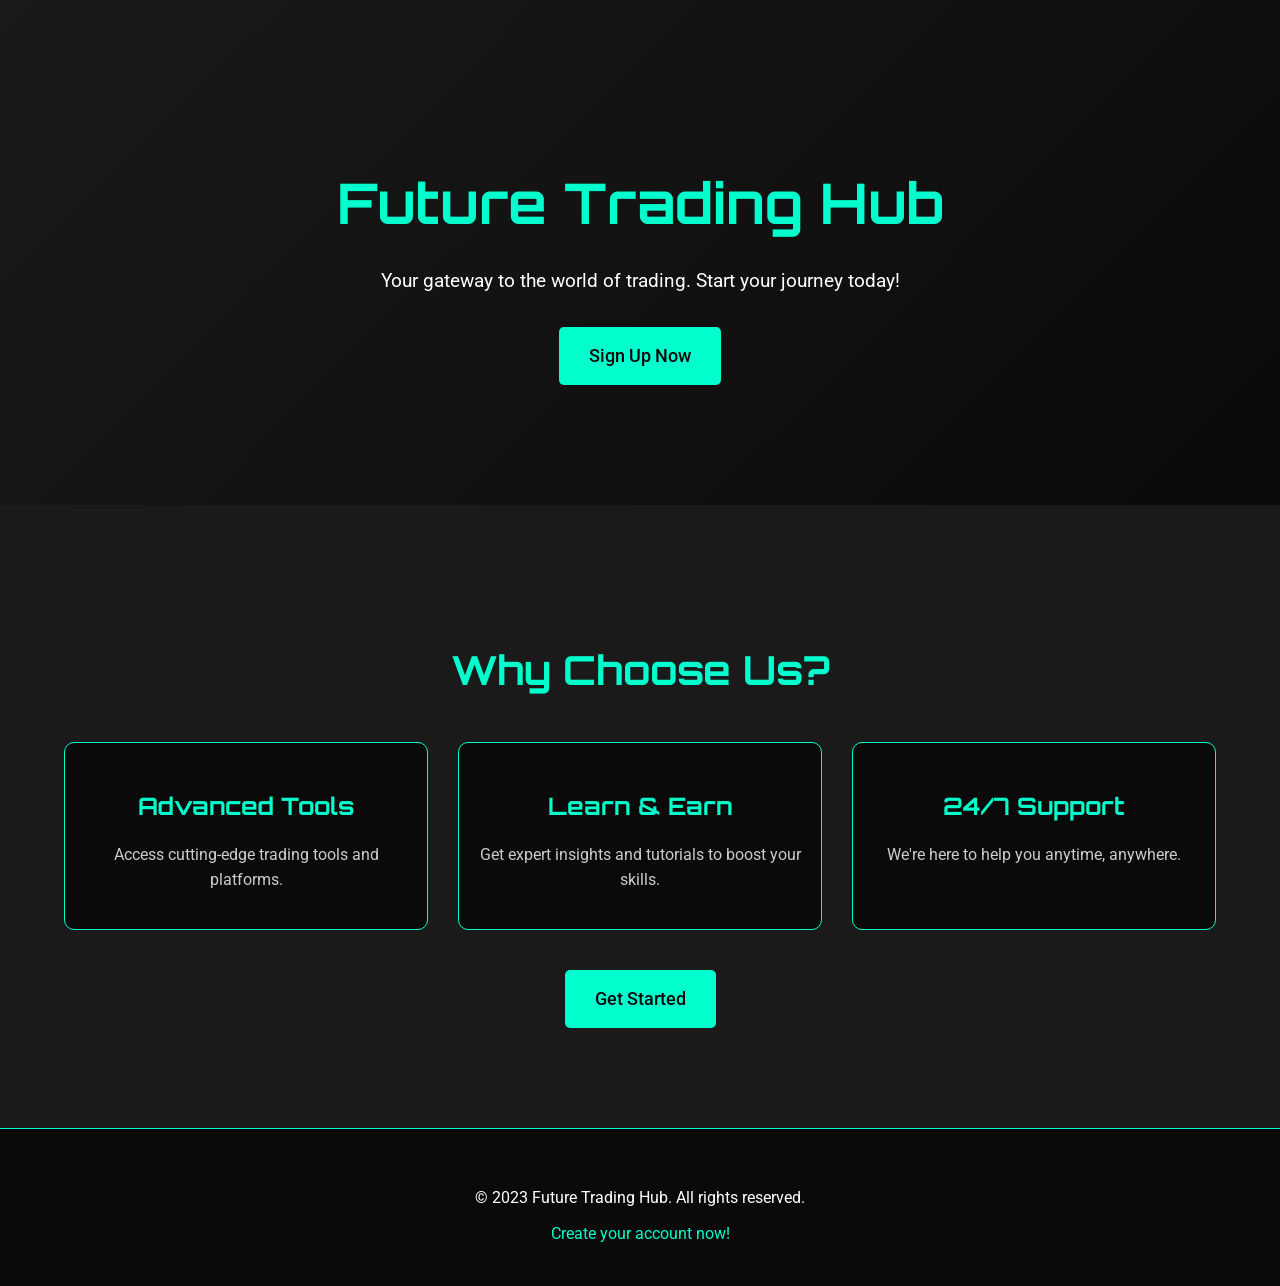
<file: index.html>
<!DOCTYPE html>
<html lang="en">
<head>
    <meta charset="UTF-8">
    <meta name="viewport" content="width=device-width, initial-scale=1.0">
    <title>Future Trading Hub</title>
    <link rel="stylesheet" href="style.css">
    <link href="https://fonts.googleapis.com/css2?family=Orbitron:wght@400;700&family=Roboto:wght@300;400;500&display=swap" rel="stylesheet">
</head>
<body>
    <header>
        <div class="container">
            <h1>Future Trading Hub</h1>
            <p>Your gateway to the world of trading. Start your journey today!</p>
            <a href="https://track.deriv.com/_KCH6LP9EQxwKqFKZ7JdnQ2Nd7ZgqdRLk/1/" class="cta-button" target="_blank">Sign Up Now</a>
        </div>
    </header>

    <section class="features">
        <div class="container">
            <h2>Why Choose Us?</h2>
            <div class="feature-grid">
                <div class="feature">
                    <h3>Advanced Tools</h3>
                    <p>Access cutting-edge trading tools and platforms.</p>
                </div>
                <div class="feature">
                    <h3>Learn & Earn</h3>
                    <p>Get expert insights and tutorials to boost your skills.</p>
                </div>
                <div class="feature">
                    <h3>24/7 Support</h3>
                    <p>We're here to help you anytime, anywhere.</p>
                </div>
            </div>
            <a href="https://track.deriv.com/_KCH6LP9EQxwKqFKZ7JdnQ2Nd7ZgqdRLk/1/" class="cta-button" target="_blank">Get Started</a>
        </div>
    </section>

    <footer>
        <div class="container">
            <p>&copy; 2023 Future Trading Hub. All rights reserved.</p>
            <a href="https://track.deriv.com/_KCH6LP9EQxwKqFKZ7JdnQ2Nd7ZgqdRLk/1/" target="_blank">Create your account now!</a>
        </div>
    </footer>

    <script src="script.js"></script>
</body>
</html>
</file>
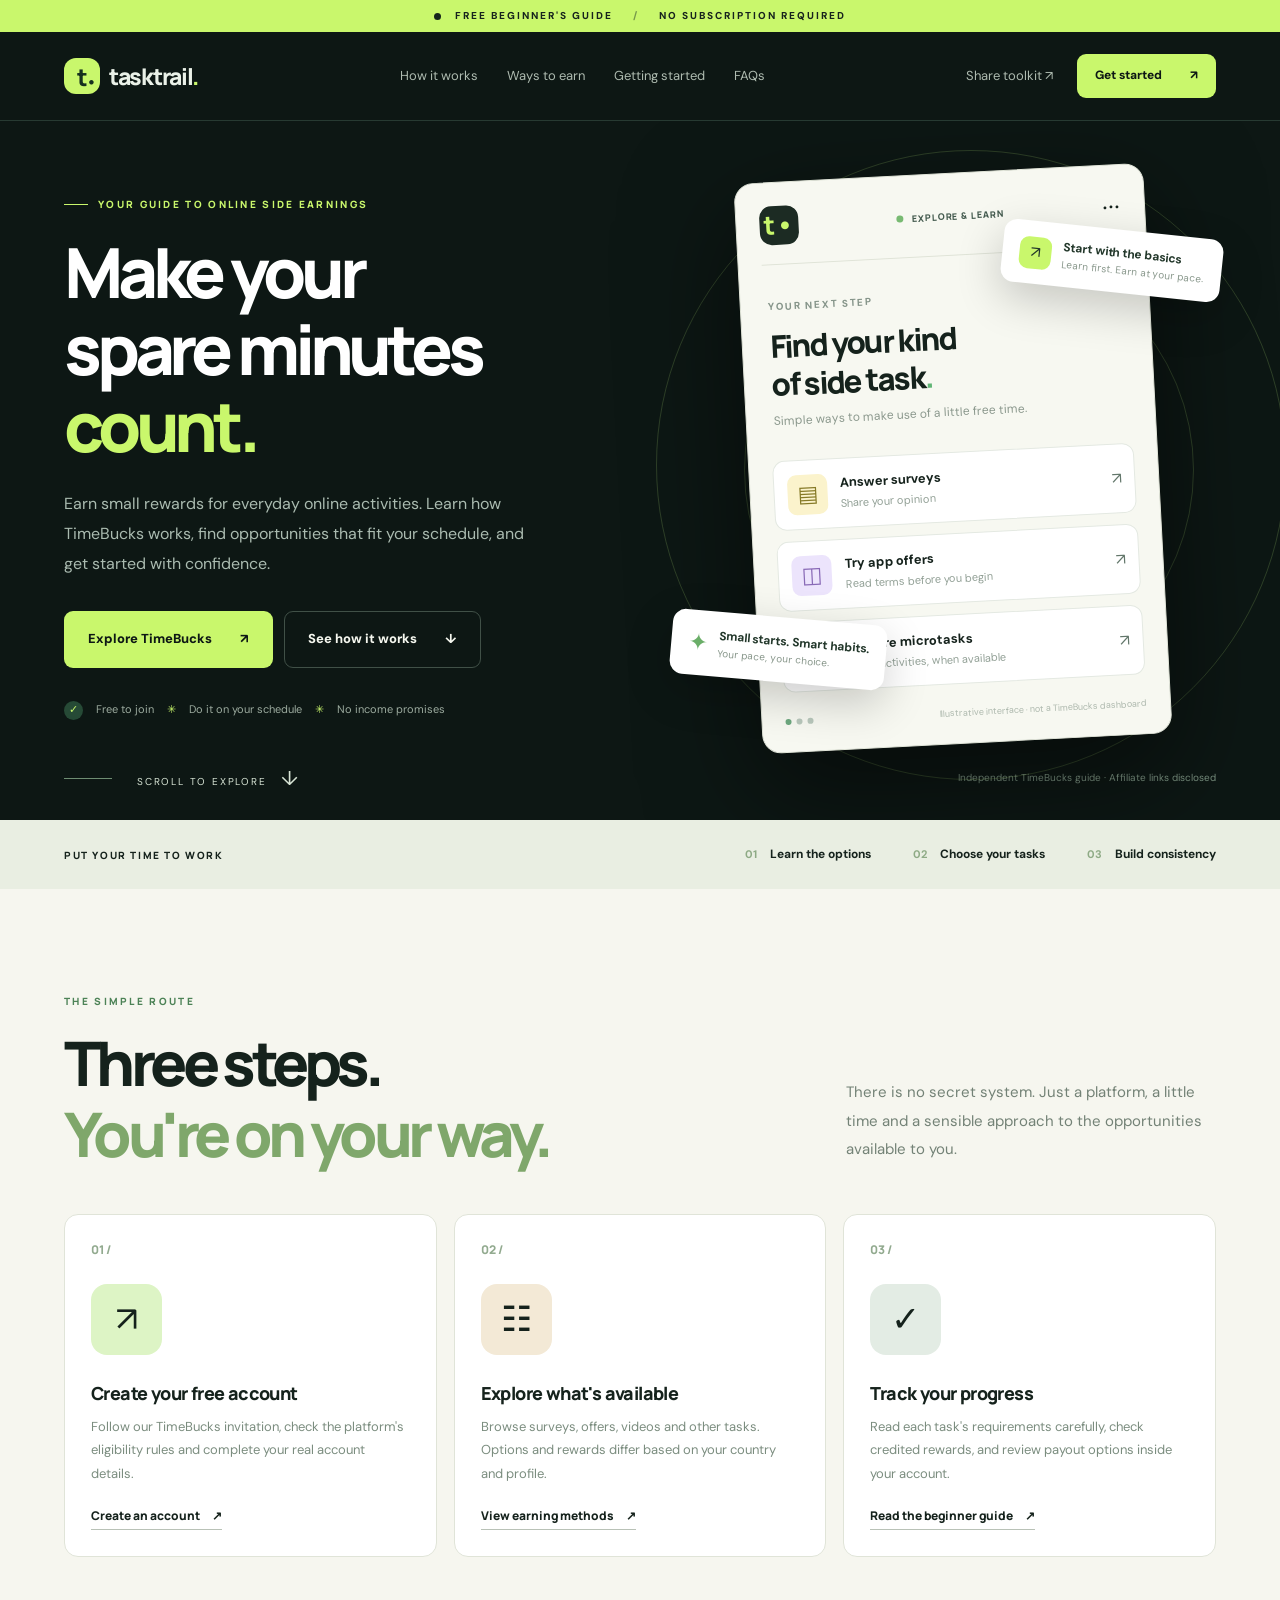
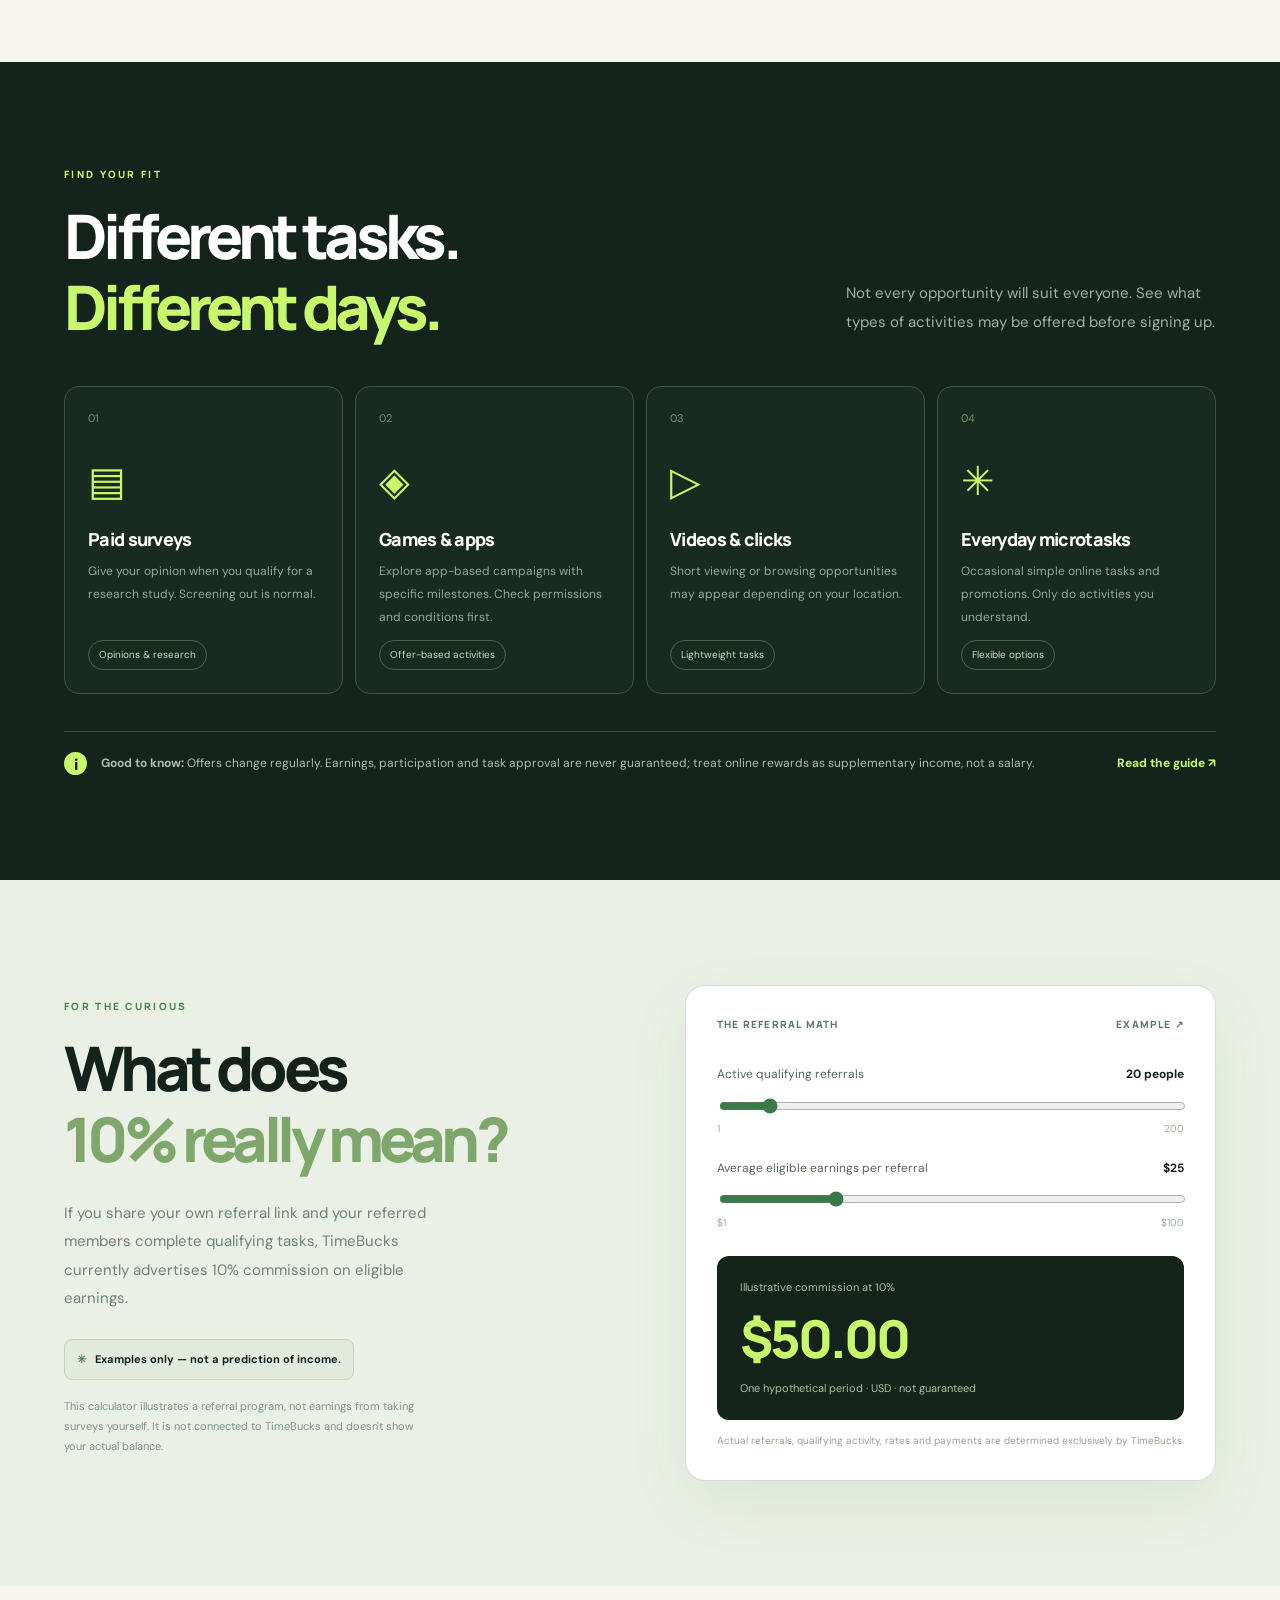
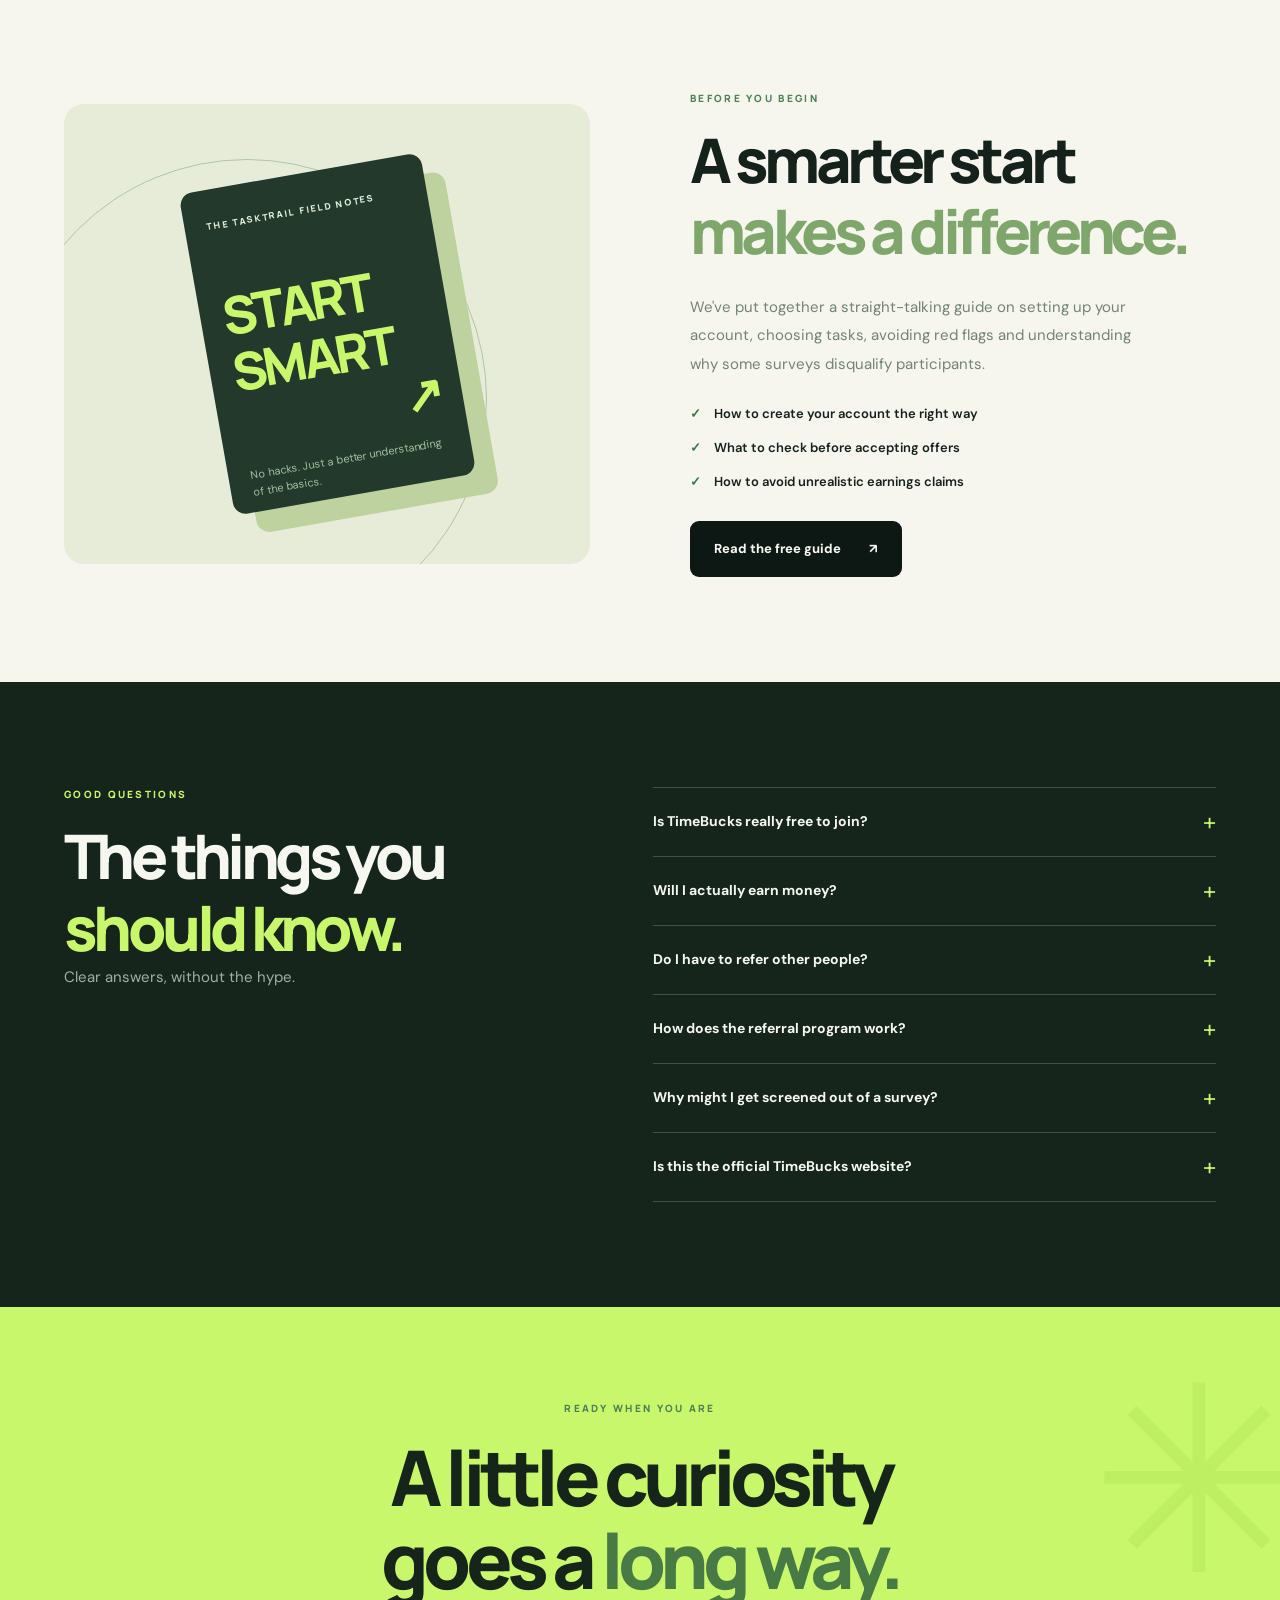
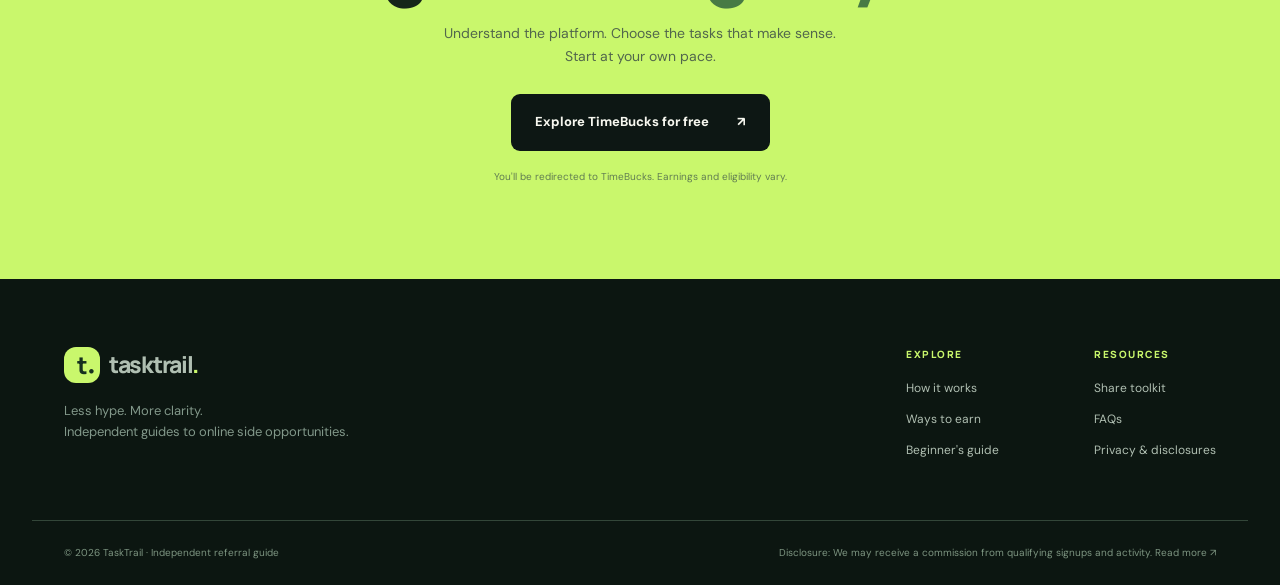
<file: timebucks/index.html>
<!doctype html>
<html lang="en">
<head>
<meta charset="utf-8"><meta name="viewport" content="width=device-width, initial-scale=1">
<meta name="theme-color" content="#0d1714">
<title>TaskTrail — A clearer way to start earning online</title>
<meta name="description" content="A practical, independent beginner's guide to TimeBucks. Discover surveys, online microtasks, rewards and the steps to start safely. Free to join; earnings vary.">
<link rel="canonical" href="https://iederees-create.github.io/affiliate-landing-page/timebucks/">
<meta property="og:type" content="website"><meta property="og:title" content="TaskTrail | Make spare minutes more useful"><meta property="og:description" content="Explore legitimate microtasks, see how TimeBucks works, and start at your own pace."><meta property="og:url" content="https://iederees-create.github.io/affiliate-landing-page/timebucks/">
<link rel="preconnect" href="https://fonts.googleapis.com"><link rel="preconnect" href="https://fonts.gstatic.com" crossorigin><link href="https://fonts.googleapis.com/css2?family=DM+Sans:wght@400;500;600;700&family=Manrope:wght@400;500;600;700;800&display=swap" rel="stylesheet">
<link rel="stylesheet" href="./styles.css"><script defer src="./app.js"></script>
<script type="application/ld+json">{"@context":"https://schema.org","@type":"FAQPage","mainEntity":[{"@type":"Question","name":"Is TimeBucks free to join?","acceptedAnswer":{"@type":"Answer","text":"TimeBucks is generally free to join. Some third-party offer tasks may involve optional purchases; always check each offer's requirements."}},{"@type":"Question","name":"Is income guaranteed?","acceptedAnswer":{"@type":"Answer","text":"No. Task availability, eligibility and earnings vary by location, advertiser demand and individual activity."}},{"@type":"Question","name":"Does this website belong to TimeBucks?","acceptedAnswer":{"@type":"Answer","text":"No. TaskTrail is an independent educational and referral website and may earn an affiliate commission."}}]}</script>
</head>
<body>
<a class="skip" href="#main">Skip to content</a>
<div class="announcement"><span class="pulse"></span> FREE BEGINNER'S GUIDE <span class="announce-sep">/</span> NO SUBSCRIPTION REQUIRED</div>
<header class="site-header"><div class="shell nav-row">
<a class="brand" href="./" aria-label="TaskTrail home"><span class="brand-symbol" aria-hidden="true">t<span class="symbol-dot">•</span></span><span>tasktrail<span class="brand-period">.</span></span></a>
<nav class="desktop-nav" aria-label="Primary navigation"><a href="#how">How it works</a><a href="#opportunities">Ways to earn</a><a href="./guide.html">Getting started</a><a href="#faq">FAQs</a></nav>
<div class="nav-actions"><a class="nav-link" href="./promote.html">Share toolkit <span aria-hidden="true">↗</span></a><a class="btn btn-small btn-light referral-link" href="https://timebucks.com/?refID=217489180" target="_blank" rel="sponsored nofollow noopener">Get started <span aria-hidden="true">↗</span></a><button class="menu-toggle" id="menu-toggle" aria-label="Open menu" aria-expanded="false" aria-controls="mobile-nav"><span></span><span></span></button></div>
</div><nav id="mobile-nav" class="mobile-nav" aria-label="Mobile navigation" hidden><a href="#how">How it works</a><a href="#opportunities">Ways to earn</a><a href="./guide.html">Getting started</a><a href="#faq">FAQs</a><a href="./promote.html">Share toolkit</a></nav></header>
<main id="main">
<section class="hero"><div class="hero-grid shell">
<div class="hero-copy"><div class="eyebrow"><span class="eyebrow-line"></span> YOUR GUIDE TO ONLINE SIDE EARNINGS</div>
<h1>Make your<br>spare minutes <em>count.</em></h1>
<p class="hero-lede">Earn small rewards for everyday online activities. Learn how TimeBucks works, find opportunities that fit your schedule, and get started with confidence.</p>
<div class="hero-buttons"><a class="btn btn-accent btn-large referral-link" href="https://timebucks.com/?refID=217489180" target="_blank" rel="sponsored nofollow noopener">Explore TimeBucks <span aria-hidden="true">↗</span></a><a class="btn btn-outline btn-large" href="#how">See how it works <span aria-hidden="true">↓</span></a></div>
<div class="hero-notes"><div class="micro-icon">✓</div><span>Free to join</span><span class="small-star">✳</span><span>Do it on your schedule</span><span class="small-star">✳</span><span>No income promises</span></div>
</div>
<div class="hero-art" aria-label="Decorative illustration of everyday online reward tasks">
<div class="orb orb-one"></div><div class="orb orb-two"></div>
<div class="hero-floating top-float"><span class="float-icon">↗</span><div><strong>Start with the basics</strong><small>Learn first. Earn at your pace.</small></div></div>
<div class="activity-card">
<div class="app-top"><span class="app-top-mark">t<span>•</span></span><span class="app-online"><i></i> EXPLORE & LEARN</span><span class="app-dots">•••</span></div>
<div class="mock-intro"><span class="mock-label">YOUR NEXT STEP</span><h2>Find your kind<br>of side task<span>.</span></h2><p>Simple ways to make use of a little free time.</p></div>
<div class="task-line"><span class="task-icon task-yellow">▤</span><div class="task-copy"><strong>Answer surveys</strong><span>Share your opinion</span></div><span class="task-arrow">↗</span></div>
<div class="task-line"><span class="task-icon task-purple">◫</span><div class="task-copy"><strong>Try app offers</strong><span>Read terms before you begin</span></div><span class="task-arrow">↗</span></div>
<div class="task-line"><span class="task-icon task-green">◉</span><div class="task-copy"><strong>Explore microtasks</strong><span>Short activities, when available</span></div><span class="task-arrow">↗</span></div>
<div class="mock-bottom"><span class="bottom-dots"><b></b><b></b><b></b></span><span>Illustrative interface · not a TimeBucks dashboard</span></div>
</div><div class="hero-floating bottom-float"><div class="float-small-icon">✦</div><div><strong>Small starts. Smart habits.</strong><small>Your pace, your choice.</small></div></div>
</div></div>
<div class="shell hero-bottom"><div class="hero-bottom-line"></div><div class="hero-bottom-label">SCROLL TO EXPLORE <span>↓</span></div><p>Independent TimeBucks guide · Affiliate links disclosed</p></div>
</section>
<section class="trust-strip"><div class="shell trust-inner"><span>PUT YOUR TIME TO WORK</span><div class="trust-list"><span><i>01</i> Learn the options</span><span><i>02</i> Choose your tasks</span><span><i>03</i> Build consistency</span></div></div></section>
<section class="section bright" id="how"><div class="shell"><div class="section-top"><div><div class="kicker dark-kicker">THE SIMPLE ROUTE</div><h2 class="section-title">Three steps.<br><em>You're on your way.</em></h2></div><p class="section-summary">There is no secret system. Just a platform, a little time and a sensible approach to the opportunities available to you.</p></div>
<div class="steps-grid">
<article class="step-card"><span class="step-number">01 /</span><span class="step-graphic step-graphic-one" aria-hidden="true">↗</span><h3>Create your free account</h3><p>Follow our TimeBucks invitation, check the platform's eligibility rules and complete your real account details.</p><a class="text-cta referral-link" href="https://timebucks.com/?refID=217489180" target="_blank" rel="sponsored nofollow noopener">Create an account <span>↗</span></a></article>
<article class="step-card"><span class="step-number">02 /</span><span class="step-graphic step-graphic-two" aria-hidden="true">☷</span><h3>Explore what's available</h3><p>Browse surveys, offers, videos and other tasks. Options and rewards differ based on your country and profile.</p><a class="text-cta" href="#opportunities">View earning methods <span>↗</span></a></article>
<article class="step-card"><span class="step-number">03 /</span><span class="step-graphic step-graphic-three" aria-hidden="true">✓</span><h3>Track your progress</h3><p>Read each task's requirements carefully, check credited rewards, and review payout options inside your account.</p><a class="text-cta" href="./guide.html">Read the beginner guide <span>↗</span></a></article>
</div></div></section>
<section class="section dark-section" id="opportunities"><div class="shell"><div class="section-top"><div><div class="kicker">FIND YOUR FIT</div><h2 class="section-title">Different tasks.<br><em>Different days.</em></h2></div><p class="section-summary">Not every opportunity will suit everyone. See what types of activities may be offered before signing up.</p></div>
<div class="methods-grid"><article class="method-card"><span class="method-no">01</span><div class="method-glyph" aria-hidden="true">▤</div><h3>Paid surveys</h3><p>Give your opinion when you qualify for a research study. Screening out is normal.</p><span class="pill">Opinions & research</span></article><article class="method-card"><span class="method-no">02</span><div class="method-glyph" aria-hidden="true">◈</div><h3>Games & apps</h3><p>Explore app-based campaigns with specific milestones. Check permissions and conditions first.</p><span class="pill">Offer-based activities</span></article><article class="method-card"><span class="method-no">03</span><div class="method-glyph" aria-hidden="true">▷</div><h3>Videos & clicks</h3><p>Short viewing or browsing opportunities may appear depending on your location.</p><span class="pill">Lightweight tasks</span></article><article class="method-card"><span class="method-no">04</span><div class="method-glyph" aria-hidden="true">✳</div><h3>Everyday microtasks</h3><p>Occasional simple online tasks and promotions. Only do activities you understand.</p><span class="pill">Flexible options</span></article></div>
<div class="methods-note"><span class="note-symbol">i</span><p><strong>Good to know:</strong> Offers change regularly. Earnings, participation and task approval are never guaranteed; treat online rewards as supplementary income, not a salary.</p><a href="./guide.html">Read the guide ↗</a></div></div></section>
<section class="section earnings-section" id="earnings"><div class="shell split-panel"><div><div class="kicker dark-kicker">FOR THE CURIOUS</div><h2 class="section-title">What does<br><em>10% really mean?</em></h2><p class="section-summary small-summary">If you share your own referral link and your referred members complete qualifying tasks, TimeBucks currently advertises 10% commission on eligible earnings.</p><div class="disclosure-chip"><span>✳</span> Examples only — not a prediction of income.</div><p class="fine-print">This calculator illustrates a referral program, not earnings from taking surveys yourself. It is not connected to TimeBucks and doesn't show your actual balance.</p></div>
<div class="calculator" aria-label="Illustrative referral earnings calculator"><div class="calculator-top"><span>THE REFERRAL MATH</span><span>EXAMPLE <i>↗</i></span></div><label for="people">Active qualifying referrals <strong id="people-value">20 people</strong></label><input type="range" id="people" min="1" max="200" step="1" value="20">
<div class="range-labels"><span>1</span><span>200</span></div><label for="average">Average eligible earnings per referral <strong id="average-value">$25</strong></label><input type="range" id="average" min="1" max="100" step="1" value="25"><div class="range-labels"><span>$1</span><span>$100</span></div>
<div class="calculator-result"><span>Illustrative commission at 10%</span><strong id="result" aria-live="polite">$50.00</strong><small>One hypothetical period · USD · not guaranteed</small></div><p class="calculator-caveat">Actual referrals, qualifying activity, rates and payments are determined exclusively by TimeBucks.</p></div>
</div></section>
<section class="section learn-section"><div class="shell learn-grid"><div class="learn-art"><div class="learn-art-ring"></div><div class="learn-art-card"><span>THE TASKTRAIL FIELD NOTES</span><div class="book-illustration">START<br>SMART<span>↗</span></div><p>No hacks. Just a better understanding of the basics.</p></div></div><div><div class="kicker dark-kicker">BEFORE YOU BEGIN</div><h2 class="section-title">A smarter start<br><em>makes a difference.</em></h2><p>We've put together a straight-talking guide on setting up your account, choosing tasks, avoiding red flags and understanding why some surveys disqualify participants.</p><ul class="check-list"><li><span>✓</span> How to create your account the right way</li><li><span>✓</span> What to check before accepting offers</li><li><span>✓</span> How to avoid unrealistic earnings claims</li></ul><a class="btn btn-dark btn-large" href="./guide.html">Read the free guide <span aria-hidden="true">↗</span></a></div></div></section>
<section class="section faq-section" id="faq"><div class="shell faq-grid"><div><div class="kicker">GOOD QUESTIONS</div><h2 class="section-title">The things you<br><em>should know.</em></h2><p class="section-summary">Clear answers, without the hype.</p></div><div class="faqs">
<details><summary>Is TimeBucks really free to join? <span>+</span></summary><p>The platform is generally free to join and offers tasks with potential rewards. Read individual offer terms carefully; some third-party promotions may involve optional spending or subscriptions.</p></details>
<details><summary>Will I actually earn money? <span>+</span></summary><p>Some members receive rewards for qualifying tasks. What you can earn depends on location, availability, eligibility and approvals. No amount of income is guaranteed, and this is not a replacement for employment.</p></details>
<details><summary>Do I have to refer other people? <span>+</span></summary><p>No. You can use TimeBucks for available task opportunities without referring anyone. Referrals are a separate, optional program.</p></details>
<details><summary>How does the referral program work? <span>+</span></summary><p>TimeBucks currently advertises 10% commission on qualifying referral earnings, subject to its policies. Referral bonuses, when offered, are conditional. Actual commission and referral status are tracked in TimeBucks, not on TaskTrail.</p></details>
<details><summary>Why might I get screened out of a survey? <span>+</span></summary><p>Research providers look for people meeting specific demographic criteria. Screening out can occur even if you answer accurately. Never provide false information to try to qualify.</p></details>
<details><summary>Is this the official TimeBucks website? <span>+</span></summary><p>No. TaskTrail is an independent information and referral website. Our signup buttons take you to TimeBucks using an affiliate link, which may earn us a commission.</p></details>
</div></div></section>
<section class="closing"><div class="shell closing-inner"><div class="closing-decor" aria-hidden="true">✳</div><div class="kicker dark-kicker">READY WHEN YOU ARE</div><h2>A little curiosity<br>goes a <em>long way.</em></h2><p>Understand the platform. Choose the tasks that make sense. Start at your own pace.</p><a class="btn btn-dark btn-large referral-link" href="https://timebucks.com/?refID=217489180" target="_blank" rel="sponsored nofollow noopener">Explore TimeBucks for free <span aria-hidden="true">↗</span></a><small>You'll be redirected to TimeBucks. Earnings and eligibility vary.</small></div></section>
</main>
<footer class="footer"><div class="shell footer-main"><div><a class="brand" href="./"><span class="brand-symbol">t<span class="symbol-dot">•</span></span><span>tasktrail<span class="brand-period">.</span></span></a><p>Less hype. More clarity.<br>Independent guides to online side opportunities.</p></div><div class="footer-links"><div><h4>EXPLORE</h4><a href="#how">How it works</a><a href="#opportunities">Ways to earn</a><a href="./guide.html">Beginner's guide</a></div><div><h4>RESOURCES</h4><a href="./promote.html">Share toolkit</a><a href="#faq">FAQs</a><a href="./privacy.html">Privacy & disclosures</a></div></div></div><div class="shell footer-bottom"><span>© <span id="year">2026</span> TaskTrail · Independent referral guide</span><span>Disclosure: We may receive a commission from qualifying signups and activity. <a href="./privacy.html">Read more ↗</a></span></div></footer>
<div class="mobile-sticky"><span>Ready to explore?</span><a class="referral-link" href="https://timebucks.com/?refID=217489180" target="_blank" rel="sponsored nofollow noopener">Join free ↗</a></div>
</body></html>
</file>
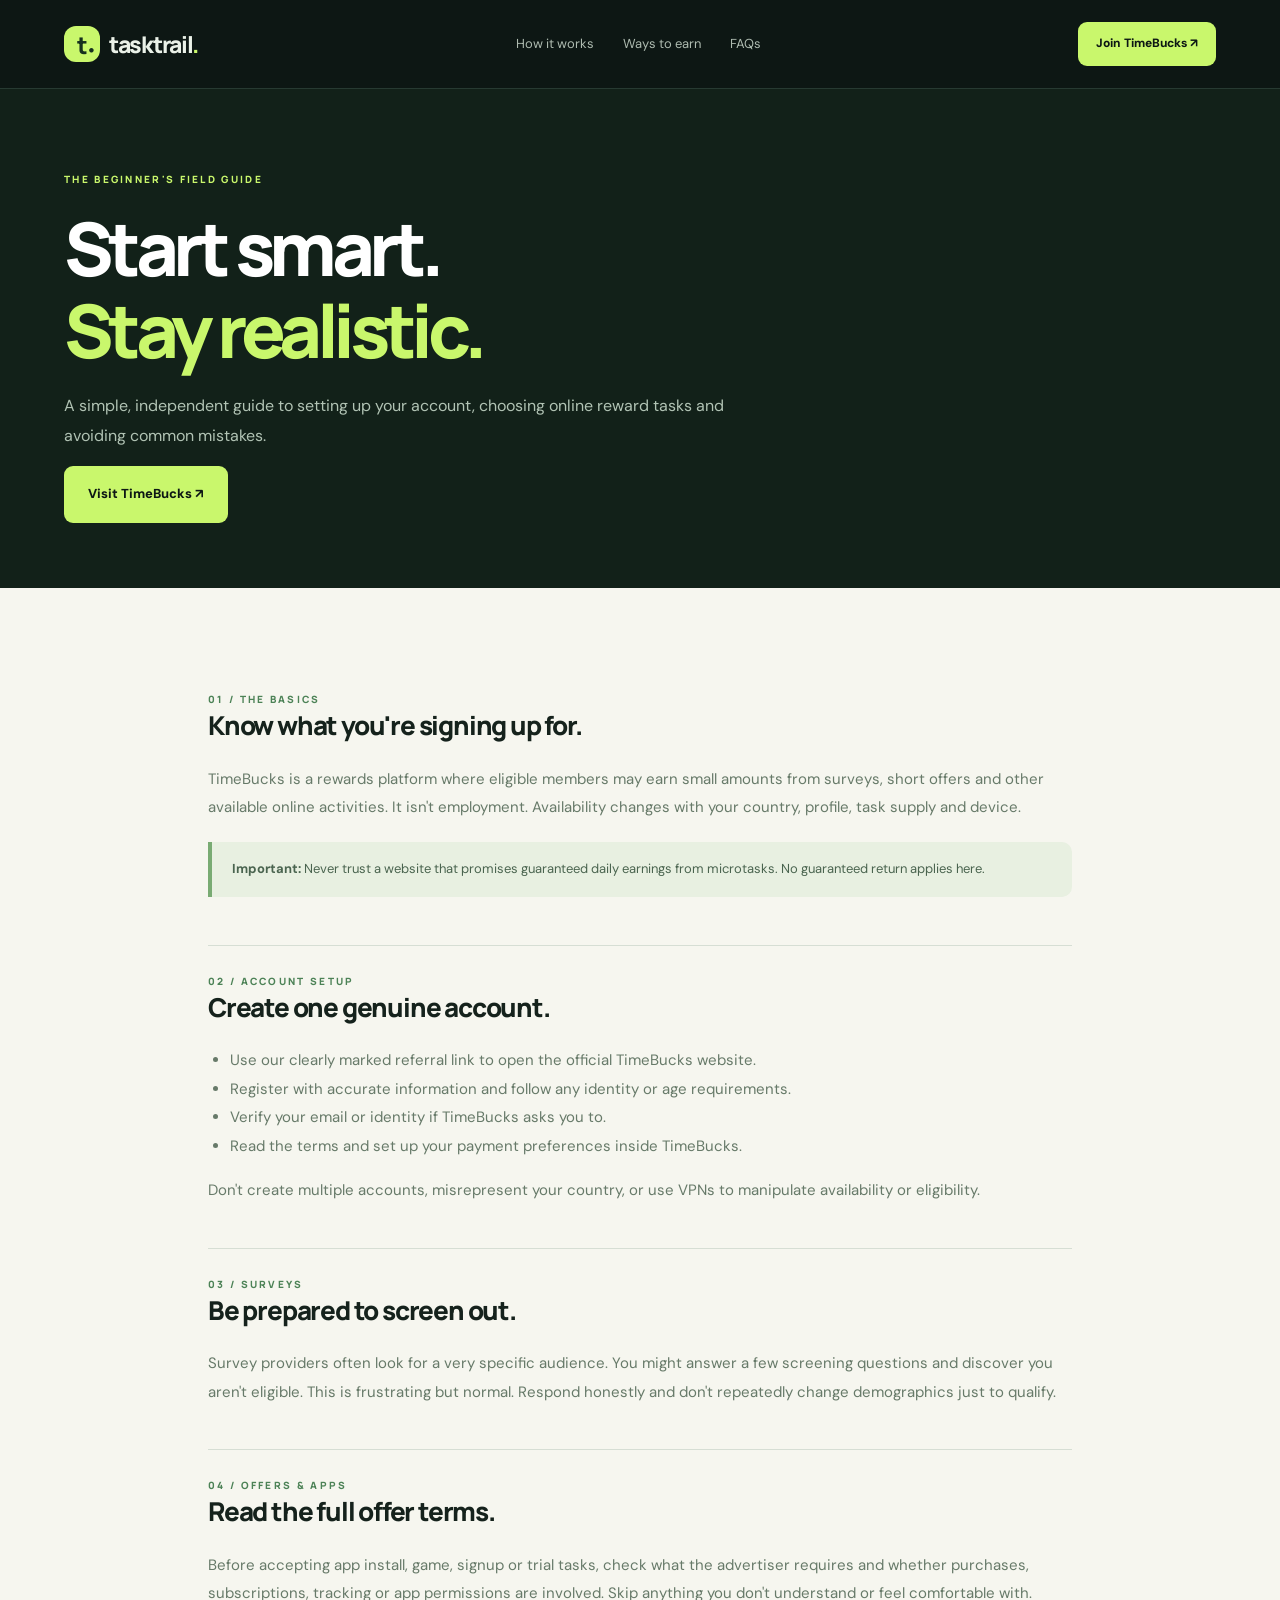
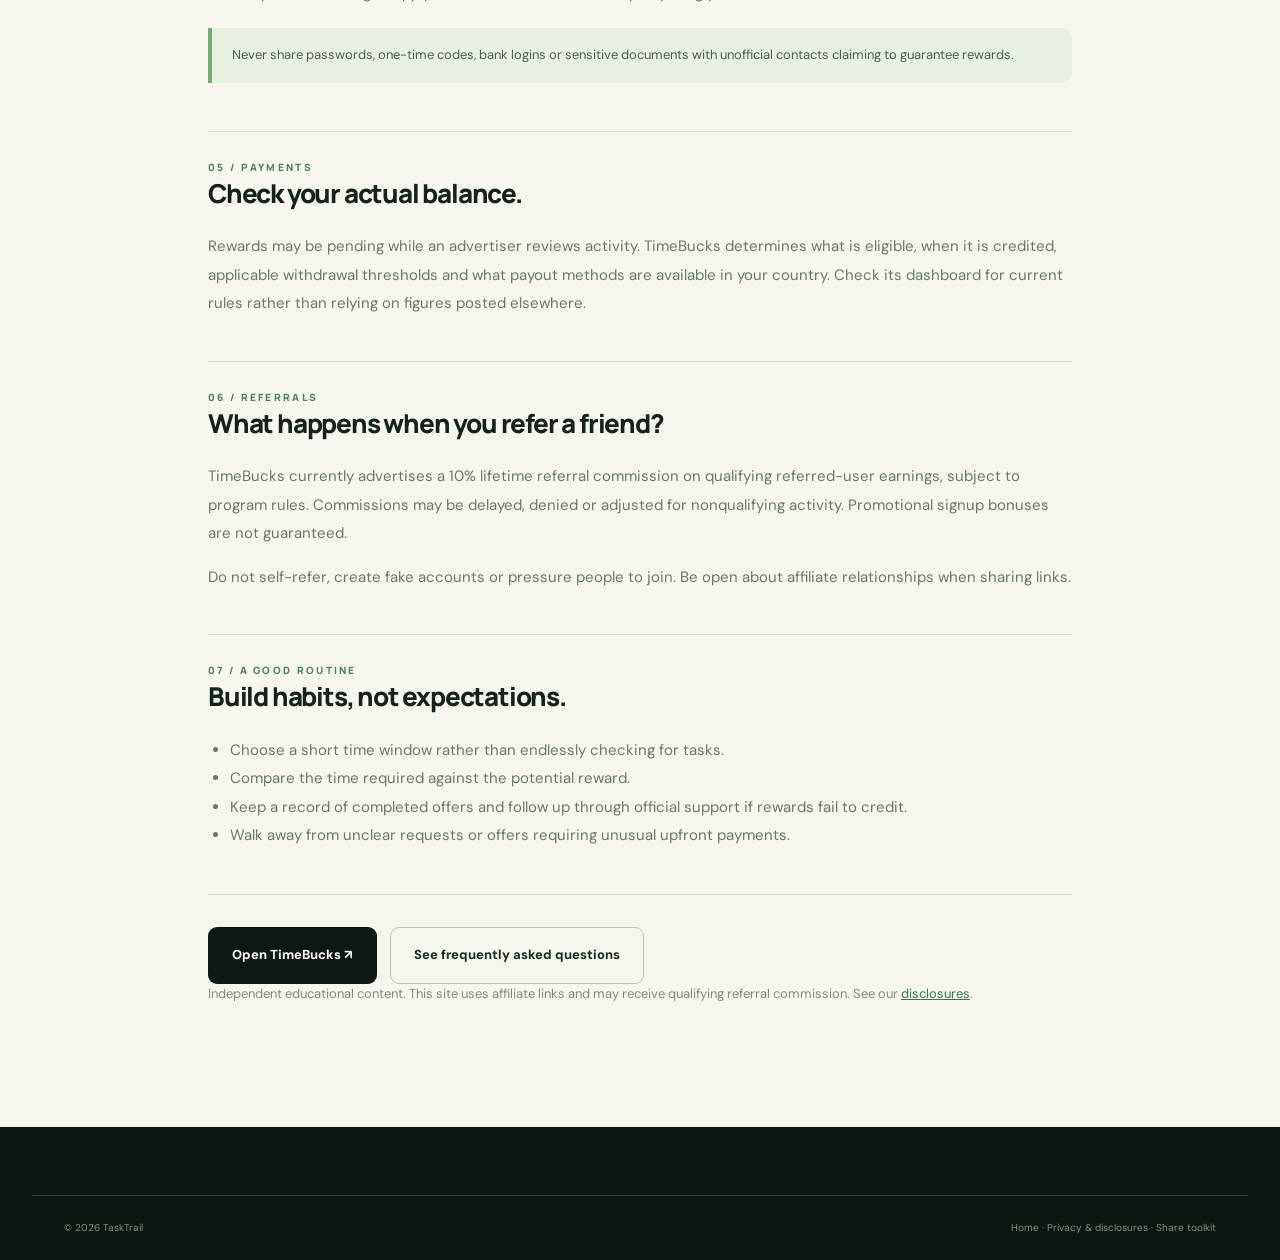
<file: timebucks/guide.html>
<!doctype html><html lang="en"><head><meta charset="utf-8"><meta name="viewport" content="width=device-width, initial-scale=1"><meta name="theme-color" content="#0d1714"><title>The beginner's guide to TimeBucks | TaskTrail</title><meta name="description" content="Learn how to get started with TimeBucks safely: account setup, survey disqualifications, offers, payout checks and referral guidelines."><link rel="canonical" href="https://iederees-create.github.io/affiliate-landing-page/timebucks/guide.html"><link rel="stylesheet" href="./styles.css"><link rel="preconnect" href="https://fonts.googleapis.com"><link href="https://fonts.googleapis.com/css2?family=DM+Sans:wght@400;500;600;700&family=Manrope:wght@400;500;600;700;800&display=swap" rel="stylesheet"><script defer src="./app.js"></script></head><body><a class="skip" href="#main">Skip to content</a><header class="site-header"><div class="shell nav-row"><a class="brand" href="./"><span class="brand-symbol">t<span class="symbol-dot">•</span></span><span>tasktrail<span class="brand-period">.</span></span></a><nav class="desktop-nav"><a href="./#how">How it works</a><a href="./#opportunities">Ways to earn</a><a href="./#faq">FAQs</a></nav><div class="nav-actions"><a class="btn btn-small btn-light referral-link" href="https://timebucks.com/?refID=217489180" target="_blank" rel="sponsored nofollow noopener">Join TimeBucks ↗</a><button class="menu-toggle" id="menu-toggle" aria-expanded="false" aria-controls="mobile-nav" aria-label="Open menu"><span></span><span></span></button></div></div><nav id="mobile-nav" class="mobile-nav" hidden><a href="./">Home</a><a href="./#how">How it works</a><a href="./promote.html">Share toolkit</a><a href="./privacy.html">Disclosures</a></nav></header><main id="main"><section class="sub-hero"><div class="shell"><div class="kicker">THE BEGINNER'S FIELD GUIDE</div><h1>Start smart.<br><em>Stay realistic.</em></h1><p>A simple, independent guide to setting up your account, choosing online reward tasks and avoiding common mistakes.</p><a class="btn btn-accent btn-large referral-link" href="https://timebucks.com/?refID=217489180" target="_blank" rel="sponsored nofollow noopener">Visit TimeBucks ↗</a></div></section><div class="content-wrap">
<section class="guide-block"><div class="kicker dark-kicker">01 / THE BASICS</div><h2>Know what you're signing up for.</h2><p>TimeBucks is a rewards platform where eligible members may earn small amounts from surveys, short offers and other available online activities. It isn't employment. Availability changes with your country, profile, task supply and device.</p><div class="tip"><strong>Important:</strong> Never trust a website that promises guaranteed daily earnings from microtasks. No guaranteed return applies here.</div></section>
<section class="guide-block"><div class="kicker dark-kicker">02 / ACCOUNT SETUP</div><h2>Create one genuine account.</h2><ul><li>Use our clearly marked referral link to open the official TimeBucks website.</li><li>Register with accurate information and follow any identity or age requirements.</li><li>Verify your email or identity if TimeBucks asks you to.</li><li>Read the terms and set up your payment preferences inside TimeBucks.</li></ul><p>Don't create multiple accounts, misrepresent your country, or use VPNs to manipulate availability or eligibility.</p></section>
<section class="guide-block"><div class="kicker dark-kicker">03 / SURVEYS</div><h2>Be prepared to screen out.</h2><p>Survey providers often look for a very specific audience. You might answer a few screening questions and discover you aren't eligible. This is frustrating but normal. Respond honestly and don't repeatedly change demographics just to qualify.</p></section>
<section class="guide-block"><div class="kicker dark-kicker">04 / OFFERS & APPS</div><h2>Read the full offer terms.</h2><p>Before accepting app install, game, signup or trial tasks, check what the advertiser requires and whether purchases, subscriptions, tracking or app permissions are involved. Skip anything you don't understand or feel comfortable with.</p><div class="tip">Never share passwords, one-time codes, bank logins or sensitive documents with unofficial contacts claiming to guarantee rewards.</div></section>
<section class="guide-block"><div class="kicker dark-kicker">05 / PAYMENTS</div><h2>Check your actual balance.</h2><p>Rewards may be pending while an advertiser reviews activity. TimeBucks determines what is eligible, when it is credited, applicable withdrawal thresholds and what payout methods are available in your country. Check its dashboard for current rules rather than relying on figures posted elsewhere.</p></section>
<section class="guide-block"><div class="kicker dark-kicker">06 / REFERRALS</div><h2>What happens when you refer a friend?</h2><p>TimeBucks currently advertises a 10% lifetime referral commission on qualifying referred-user earnings, subject to program rules. Commissions may be delayed, denied or adjusted for nonqualifying activity. Promotional signup bonuses are not guaranteed.</p><p>Do not self-refer, create fake accounts or pressure people to join. Be open about affiliate relationships when sharing links.</p></section>
<section class="guide-block"><div class="kicker dark-kicker">07 / A GOOD ROUTINE</div><h2>Build habits, not expectations.</h2><ul><li>Choose a short time window rather than endlessly checking for tasks.</li><li>Compare the time required against the potential reward.</li><li>Keep a record of completed offers and follow up through official support if rewards fail to credit.</li><li>Walk away from unclear requests or offers requiring unusual upfront payments.</li></ul></section>
<div class="sub-actions"><a class="btn btn-dark btn-large referral-link" href="https://timebucks.com/?refID=217489180" target="_blank" rel="sponsored nofollow noopener">Open TimeBucks ↗</a><a class="btn btn-outline btn-large" style="color:#183023;border-color:#b7c9b4" href="./#faq">See frequently asked questions</a></div><p class="content-note">Independent educational content. This site uses affiliate links and may receive qualifying referral commission. See our <a class="small-anchor" href="./privacy.html">disclosures</a>.</p></div></main><footer class="footer"><div class="shell footer-bottom"><span>© <span id="year">2026</span> TaskTrail</span><span><a href="./">Home</a> · <a href="./privacy.html">Privacy & disclosures</a> · <a href="./promote.html">Share toolkit</a></span></div></footer><div class="mobile-sticky"><span>Explore your options</span><a class="referral-link" href="https://timebucks.com/?refID=217489180" rel="sponsored nofollow noopener" target="_blank">Join free ↗</a></div></body></html>
</file>
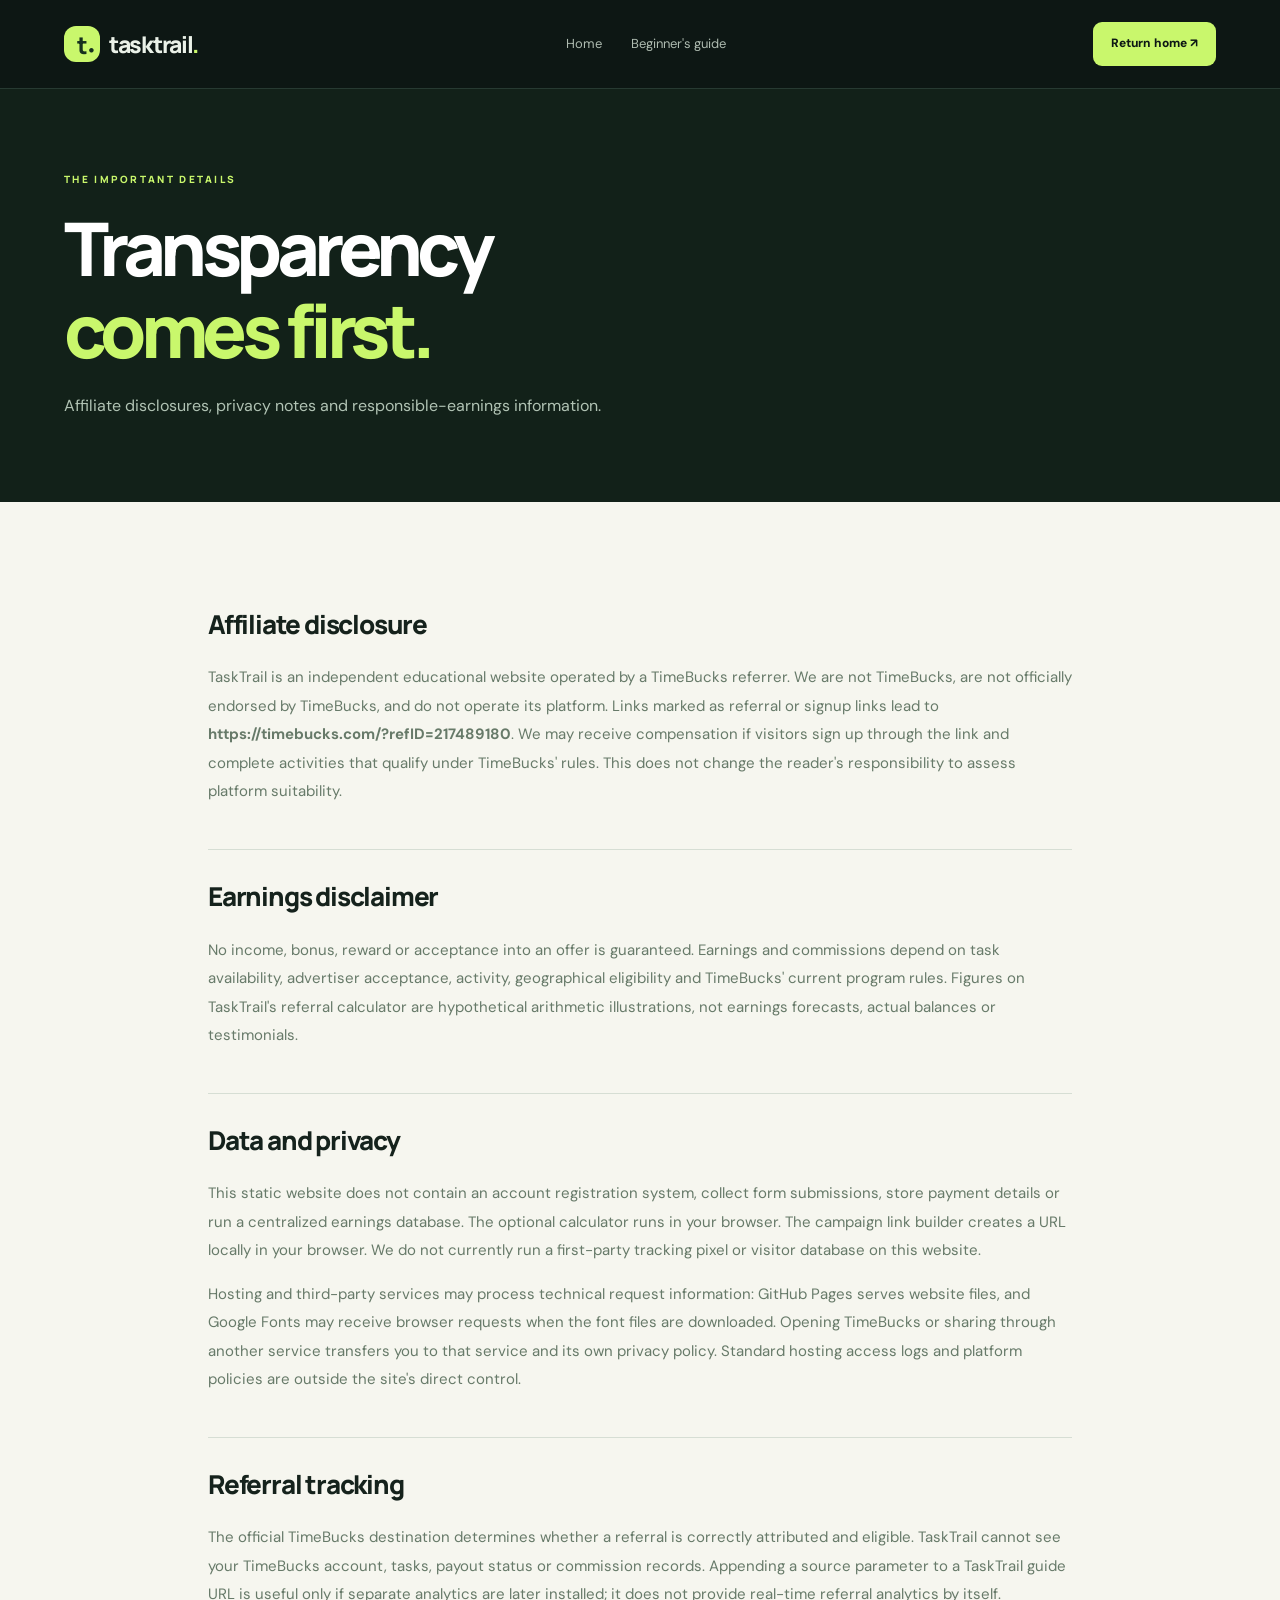
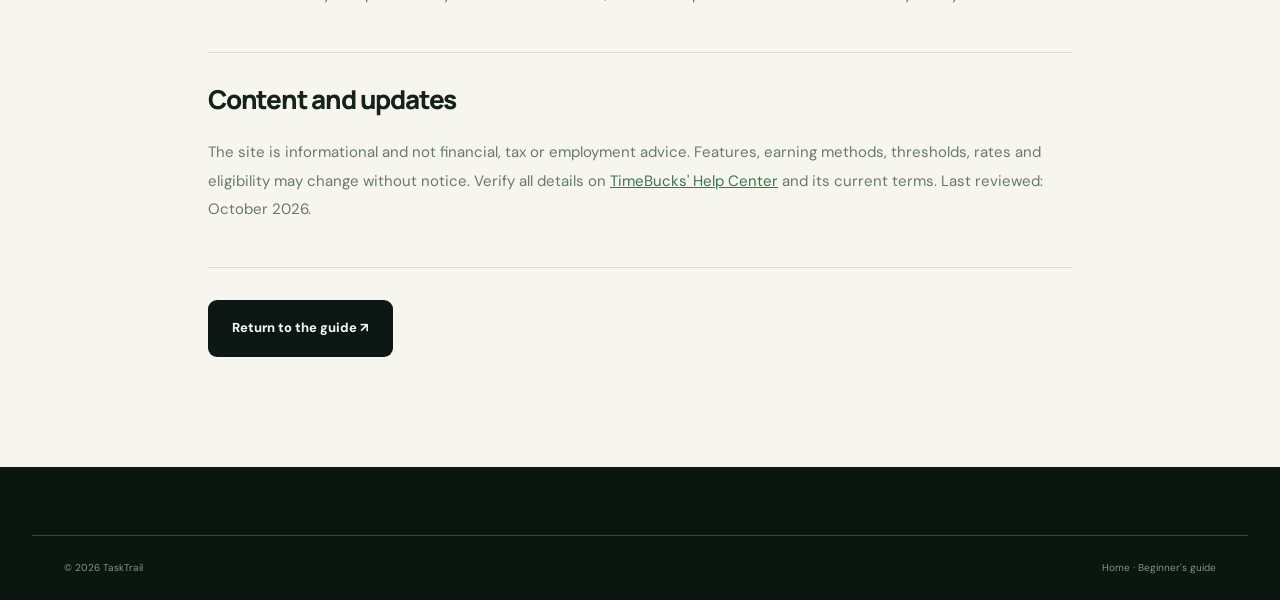
<file: timebucks/privacy.html>
<!doctype html><html lang="en"><head><meta charset="utf-8"><meta name="viewport" content="width=device-width, initial-scale=1"><title>Privacy & affiliate disclosures | TaskTrail</title><meta name="description" content="How TaskTrail uses affiliate links, referral disclosures, and information about privacy."><link rel="canonical" href="https://iederees-create.github.io/affiliate-landing-page/timebucks/privacy.html"><link rel="stylesheet" href="./styles.css"><link rel="preconnect" href="https://fonts.googleapis.com"><link href="https://fonts.googleapis.com/css2?family=DM+Sans:wght@400;500;600;700&family=Manrope:wght@400;500;600;700;800&display=swap" rel="stylesheet"><script defer src="./app.js"></script></head><body><header class="site-header"><div class="shell nav-row"><a class="brand" href="./"><span class="brand-symbol">t<span class="symbol-dot">•</span></span><span>tasktrail<span class="brand-period">.</span></span></a><nav class="desktop-nav"><a href="./">Home</a><a href="./guide.html">Beginner's guide</a></nav><div class="nav-actions"><a class="btn btn-small btn-light" href="./">Return home ↗</a></div></div></header><main><section class="sub-hero"><div class="shell"><div class="kicker">THE IMPORTANT DETAILS</div><h1>Transparency<br><em>comes first.</em></h1><p>Affiliate disclosures, privacy notes and responsible-earnings information.</p></div></section><div class="content-wrap"><section class="guide-block"><h2>Affiliate disclosure</h2><p>TaskTrail is an independent educational website operated by a TimeBucks referrer. We are not TimeBucks, are not officially endorsed by TimeBucks, and do not operate its platform. Links marked as referral or signup links lead to <strong>https://timebucks.com/?refID=217489180</strong>. We may receive compensation if visitors sign up through the link and complete activities that qualify under TimeBucks' rules. This does not change the reader's responsibility to assess platform suitability.</p></section><section class="guide-block"><h2>Earnings disclaimer</h2><p>No income, bonus, reward or acceptance into an offer is guaranteed. Earnings and commissions depend on task availability, advertiser acceptance, activity, geographical eligibility and TimeBucks' current program rules. Figures on TaskTrail's referral calculator are hypothetical arithmetic illustrations, not earnings forecasts, actual balances or testimonials.</p></section><section class="guide-block"><h2>Data and privacy</h2><p>This static website does not contain an account registration system, collect form submissions, store payment details or run a centralized earnings database. The optional calculator runs in your browser. The campaign link builder creates a URL locally in your browser. We do not currently run a first-party tracking pixel or visitor database on this website.</p><p>Hosting and third-party services may process technical request information: GitHub Pages serves website files, and Google Fonts may receive browser requests when the font files are downloaded. Opening TimeBucks or sharing through another service transfers you to that service and its own privacy policy. Standard hosting access logs and platform policies are outside the site's direct control.</p></section><section class="guide-block"><h2>Referral tracking</h2><p>The official TimeBucks destination determines whether a referral is correctly attributed and eligible. TaskTrail cannot see your TimeBucks account, tasks, payout status or commission records. Appending a source parameter to a TaskTrail guide URL is useful only if separate analytics are later installed; it does not provide real-time referral analytics by itself.</p></section><section class="guide-block"><h2>Content and updates</h2><p>The site is informational and not financial, tax or employment advice. Features, earning methods, thresholds, rates and eligibility may change without notice. Verify all details on <a class="small-anchor" href="https://help.timebucks.com/" rel="noopener" target="_blank">TimeBucks' Help Center</a> and its current terms. Last reviewed: October 2026.</p></section><div class="sub-actions"><a class="btn btn-dark btn-large" href="./">Return to the guide ↗</a></div></div></main><footer class="footer"><div class="shell footer-bottom"><span>© <span id="year">2026</span> TaskTrail</span><span><a href="./">Home</a> · <a href="./guide.html">Beginner's guide</a></span></div></footer></body></html>
</file>
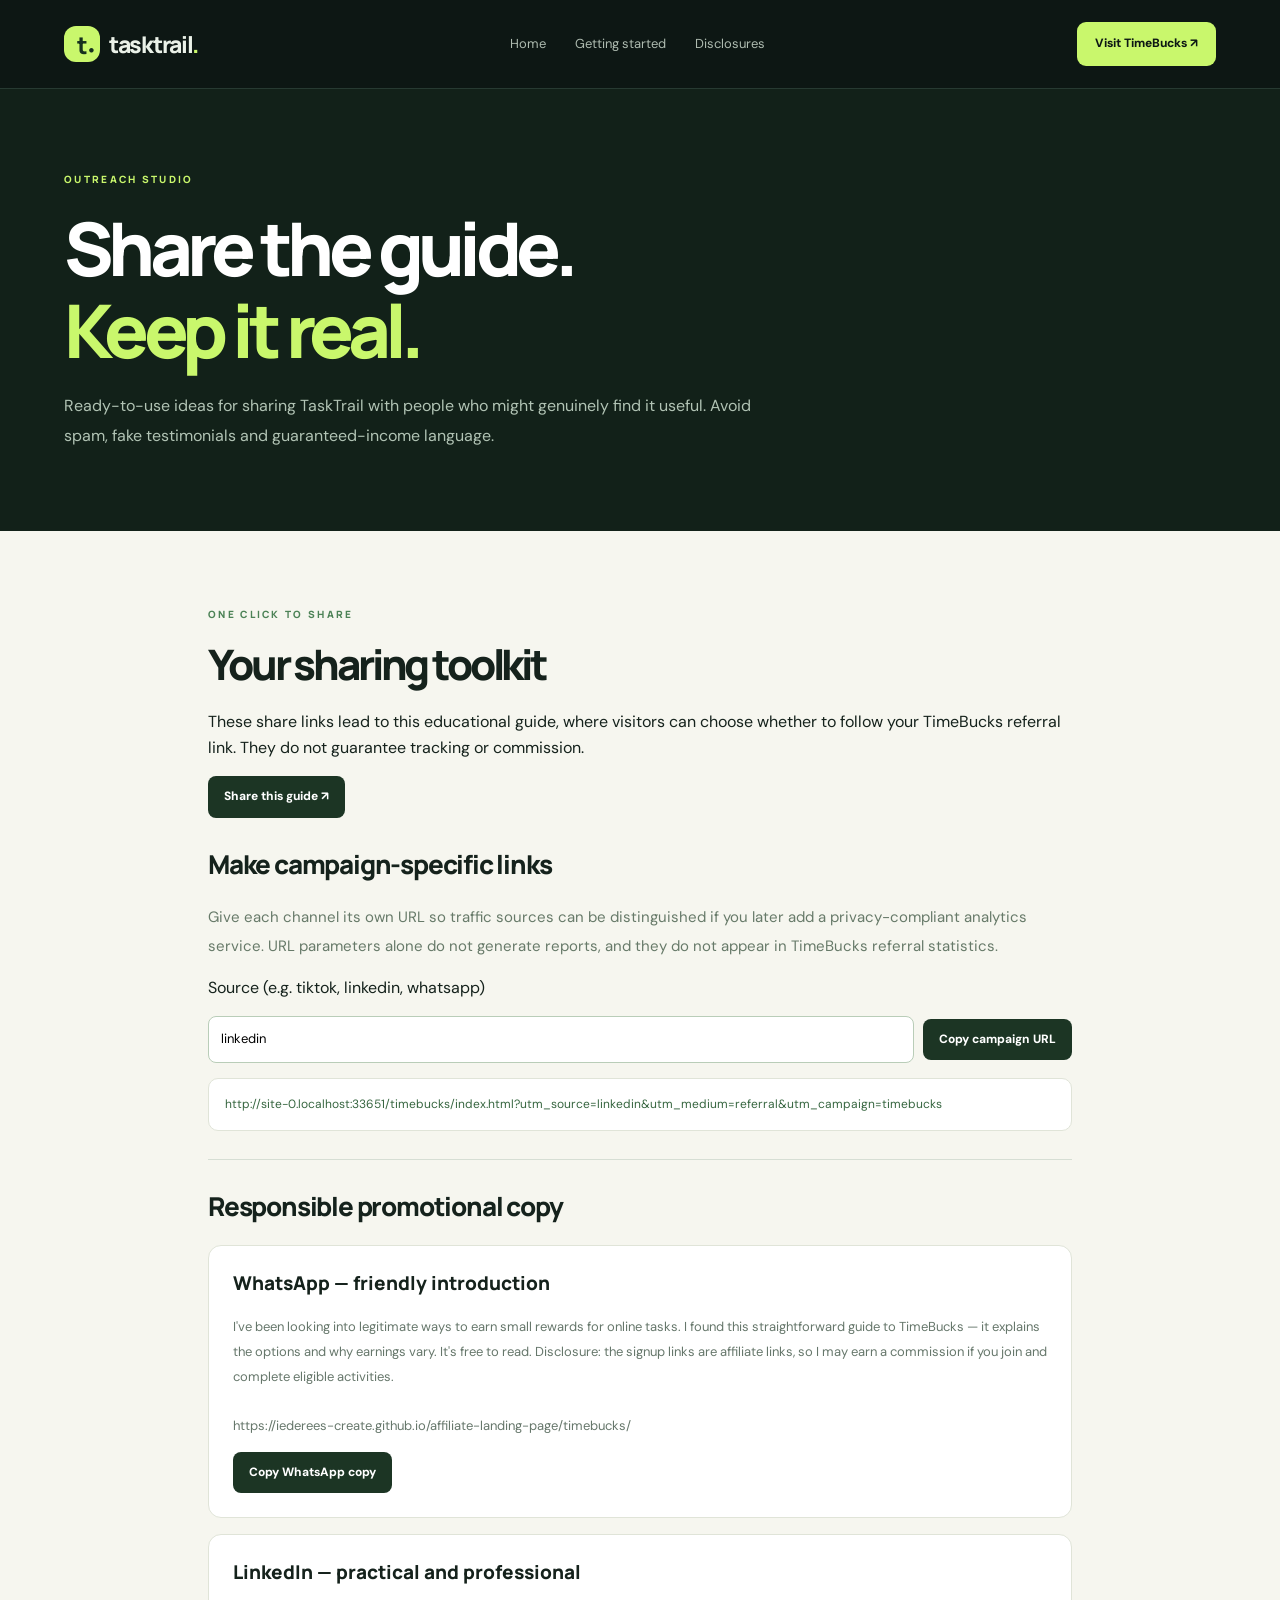
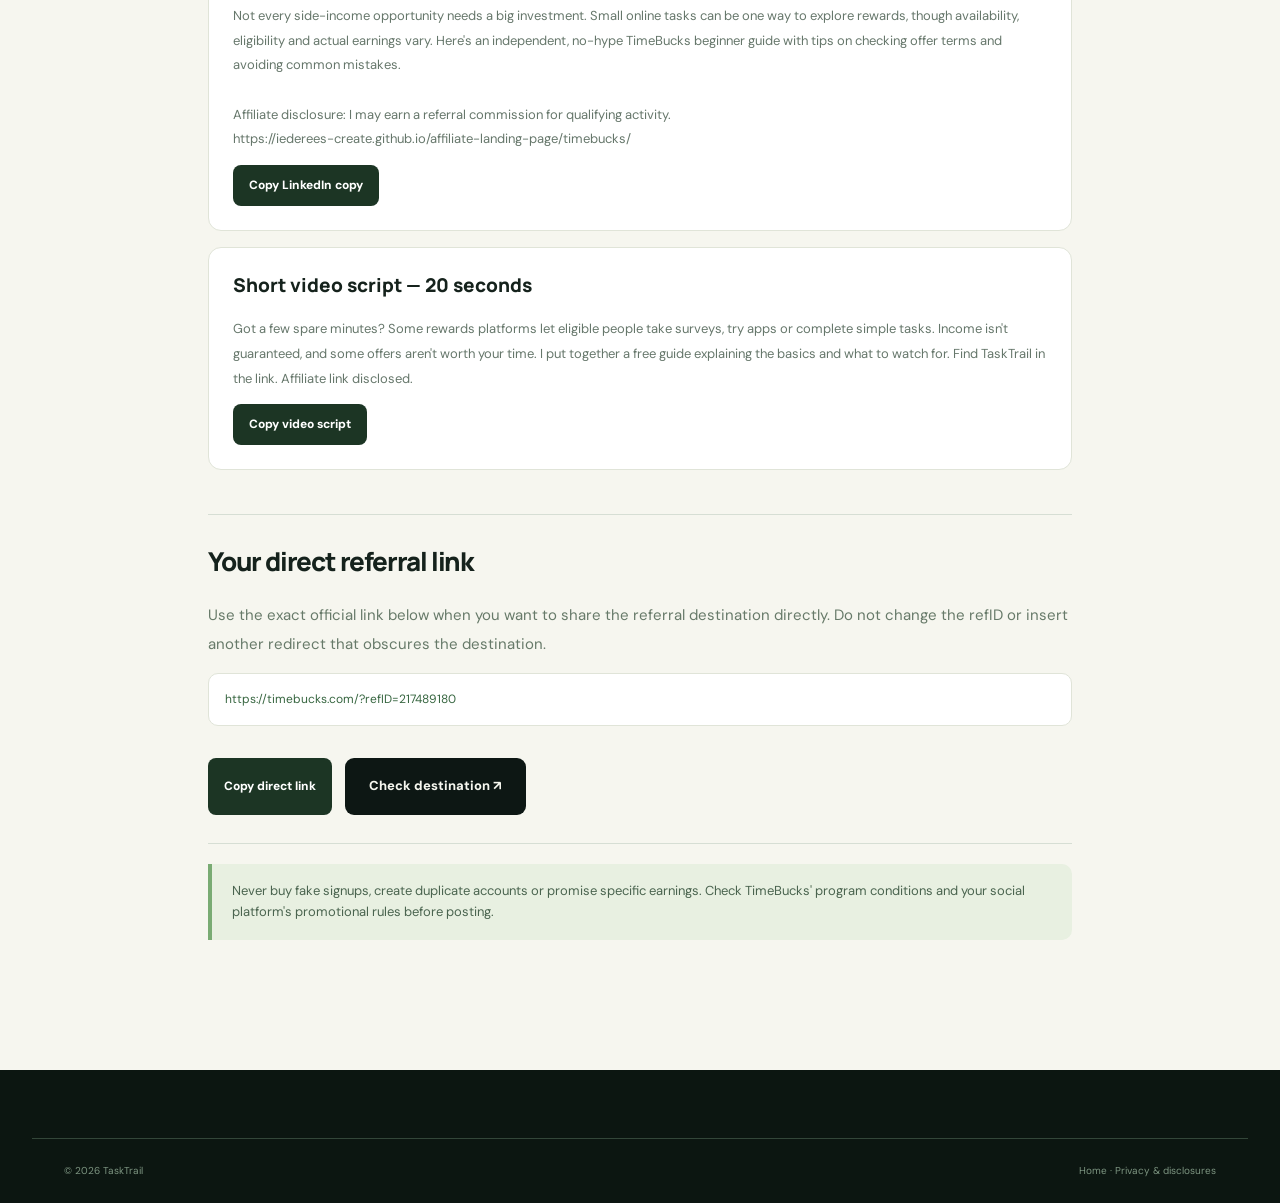
<file: timebucks/promote.html>
<!doctype html><html lang="en"><head><meta charset="utf-8"><meta name="viewport" content="width=device-width, initial-scale=1"><meta name="theme-color" content="#0d1714"><title>Share toolkit | TaskTrail</title><meta name="description" content="Free responsible promotion templates and campaign-link builder for the TaskTrail TimeBucks referral guide."><meta name="robots" content="noindex,follow"><link rel="stylesheet" href="./styles.css"><link rel="preconnect" href="https://fonts.googleapis.com"><link href="https://fonts.googleapis.com/css2?family=DM+Sans:wght@400;500;600;700&family=Manrope:wght@400;500;600;700;800&display=swap" rel="stylesheet"><script defer src="./app.js"></script></head><body><header class="site-header"><div class="shell nav-row"><a class="brand" href="./"><span class="brand-symbol">t<span class="symbol-dot">•</span></span><span>tasktrail<span class="brand-period">.</span></span></a><nav class="desktop-nav"><a href="./">Home</a><a href="./guide.html">Getting started</a><a href="./privacy.html">Disclosures</a></nav><div class="nav-actions"><a class="btn btn-small btn-light referral-link" href="https://timebucks.com/?refID=217489180" target="_blank" rel="sponsored nofollow noopener">Visit TimeBucks ↗</a><button class="menu-toggle" id="menu-toggle" aria-expanded="false" aria-controls="mobile-nav" aria-label="Open menu"><span></span><span></span></button></div></div><nav id="mobile-nav" class="mobile-nav" hidden><a href="./">Home</a><a href="./guide.html">Getting started</a><a href="./privacy.html">Disclosures</a></nav></header><main><section class="sub-hero"><div class="shell"><div class="kicker">OUTREACH STUDIO</div><h1>Share the guide.<br><em>Keep it real.</em></h1><p>Ready-to-use ideas for sharing TaskTrail with people who might genuinely find it useful. Avoid spam, fake testimonials and guaranteed-income language.</p></div></section><div class="content-wrap"><div class="kicker dark-kicker">ONE CLICK TO SHARE</div><h2 class="section-title" style="font-size:42px;margin-bottom:20px">Your sharing toolkit</h2><p>These share links lead to this educational guide, where visitors can choose whether to follow your TimeBucks referral link. They do not guarantee tracking or commission.</p><button id="share-now" class="tool-btn">Share this guide ↗</button>
<section class="guide-block"><h2>Make campaign-specific links</h2><p>Give each channel its own URL so traffic sources can be distinguished if you later add a privacy-compliant analytics service. URL parameters alone do not generate reports, and they do not appear in TimeBucks referral statistics.</p><label for="campaign-source">Source (e.g. tiktok, linkedin, whatsapp)</label><div class="tracking-row"><input id="campaign-source" value="linkedin" maxlength="40" aria-label="Campaign source"><button class="tool-btn" id="copy-campaign">Copy campaign URL</button></div><div class="tracking-output" id="campaign-output"></div></section>
<section class="guide-block"><h2>Responsible promotional copy</h2><div class="template-card"><h3>WhatsApp — friendly introduction</h3><p>I've been looking into legitimate ways to earn small rewards for online tasks. I found this straightforward guide to TimeBucks — it explains the options and why earnings vary. It's free to read. Disclosure: the signup links are affiliate links, so I may earn a commission if you join and complete eligible activities.

https://iederees-create.github.io/affiliate-landing-page/timebucks/</p><button data-copy="I've been looking into legitimate ways to earn small rewards for online tasks. I found this straightforward guide to TimeBucks — it explains the options and why earnings vary. It's free to read. Disclosure: the signup links are affiliate links, so I may earn a commission if you join and complete eligible activities. https://iederees-create.github.io/affiliate-landing-page/timebucks/">Copy WhatsApp copy</button></div>
<div class="template-card"><h3>LinkedIn — practical and professional</h3><p>Not every side-income opportunity needs a big investment. Small online tasks can be one way to explore rewards, though availability, eligibility and actual earnings vary. Here's an independent, no-hype TimeBucks beginner guide with tips on checking offer terms and avoiding common mistakes.

Affiliate disclosure: I may earn a referral commission for qualifying activity.
https://iederees-create.github.io/affiliate-landing-page/timebucks/</p><button data-copy="Not every side-income opportunity needs a big investment. Small online tasks can be one way to explore rewards, though availability, eligibility and actual earnings vary. Here's an independent, no-hype TimeBucks beginner guide with tips on checking offer terms and avoiding common mistakes. Affiliate disclosure: I may earn a referral commission for qualifying activity. https://iederees-create.github.io/affiliate-landing-page/timebucks/">Copy LinkedIn copy</button></div>
<div class="template-card"><h3>Short video script — 20 seconds</h3><p>Got a few spare minutes? Some rewards platforms let eligible people take surveys, try apps or complete simple tasks. Income isn't guaranteed, and some offers aren't worth your time. I put together a free guide explaining the basics and what to watch for. Find TaskTrail in the link. Affiliate link disclosed.</p><button data-copy="Got a few spare minutes? Some rewards platforms let eligible people take surveys, try apps or complete simple tasks. Income isn't guaranteed, and some offers aren't worth your time. I put together a free guide explaining the basics and what to watch for. Find TaskTrail in the link. Affiliate link disclosed. https://iederees-create.github.io/affiliate-landing-page/timebucks/">Copy video script</button></div></section>
<section class="guide-block"><h2>Your direct referral link</h2><p>Use the exact official link below when you want to share the referral destination directly. Do not change the refID or insert another redirect that obscures the destination.</p><div class="tracking-output">https://timebucks.com/?refID=217489180</div><div class="sub-actions"><button class="tool-btn" data-copy="https://timebucks.com/?refID=217489180">Copy direct link</button><a class="btn btn-dark btn-large referral-link" href="https://timebucks.com/?refID=217489180" rel="sponsored nofollow noopener" target="_blank">Check destination ↗</a></div></section><div class="tip">Never buy fake signups, create duplicate accounts or promise specific earnings. Check TimeBucks' program conditions and your social platform's promotional rules before posting.</div></div></main><footer class="footer"><div class="shell footer-bottom"><span>© <span id="year">2026</span> TaskTrail</span><span><a href="./">Home</a> · <a href="./privacy.html">Privacy & disclosures</a></span></div></footer></body></html>
</file>
<file: style.css>
/* General Styles */
body {
    font-family: 'Roboto', sans-serif;
    margin: 0;
    padding: 0;
    background-color: #0a0a0a;
    color: #ffffff;
    line-height: 1.6;
}

h1, h2, h3 {
    font-family: 'Orbitron', sans-serif;
    color: #00ffcc;
}

a {
    color: #00ffcc;
    text-decoration: none;
}

a:hover {
    color: #00cc99;
}

.container {
    width: 90%;
    max-width: 1200px;
    margin: 0 auto;
    padding: 20px;
}

/* Header */
header {
    background: linear-gradient(135deg, #1a1a1a, #0a0a0a);
    padding: 100px 0;
    text-align: center;
}

header h1 {
    font-size: 3.5rem;
    margin-bottom: 10px;
}

header p {
    font-size: 1.2rem;
    margin-bottom: 30px;
}

.cta-button {
    display: inline-block;
    padding: 15px 30px;
    background-color: #00ffcc;
    color: #0a0a0a;
    font-size: 1.1rem;
    font-weight: 500;
    border-radius: 5px;
    transition: background-color 0.3s ease;
}

.cta-button:hover {
    background-color: #00cc99;
}

/* Features Section */
.features {
    padding: 80px 0;
    background-color: #1a1a1a;
    text-align: center;
}

.features h2 {
    font-size: 2.5rem;
    margin-bottom: 40px;
}

.feature-grid {
    display: grid;
    grid-template-columns: repeat(auto-fit, minmax(250px, 1fr));
    gap: 30px;
    margin-bottom: 40px;
}

.feature {
    background-color: #0a0a0a;
    padding: 20px;
    border-radius: 10px;
    border: 1px solid #00ffcc;
}

.feature h3 {
    font-size: 1.5rem;
    margin-bottom: 10px;
}

.feature p {
    font-size: 1rem;
    color: #cccccc;
}

/* Footer */
footer {
    background-color: #0a0a0a;
    padding: 20px 0;
    text-align: center;
    border-top: 1px solid #00ffcc;
}

footer p {
    margin-bottom: 10px;
}
</file>
<file: timebucks/styles.css>
:root{--dark:#0d1714;--dark2:#14221e;--cream:#f6f6ef;--off:#edefe5;--lime:#c9f76c;--green:#6ff0b2;--muted:#89968d;--ink:#15221c;--border:#e0e4d8;--font:'DM Sans',sans-serif;--display:'Manrope',sans-serif}*{box-sizing:border-box}html{scroll-behavior:smooth}body{margin:0;background:var(--cream);color:var(--ink);font:16px/1.6 var(--font)}a{color:inherit;text-decoration:none}button,input{font:inherit}a:focus-visible,button:focus-visible,input:focus-visible,summary:focus-visible{outline:3px solid #7fe8af;outline-offset:4px}::selection{background:var(--lime);color:var(--dark)}.skip{position:absolute;z-index:100;background:#fff;padding:10px;top:-60px}.skip:focus{top:10px}.shell{max-width:1216px;margin:auto;padding:0 32px}.announcement{background:#c9f76c;color:#17231d;text-align:center;padding:8px 12px;font-size:10px;font-weight:800;letter-spacing:2px}.pulse{display:inline-block;width:7px;height:7px;background:#15251b;border-radius:50%;vertical-align:middle;margin-right:10px}.announce-sep{margin:0 16px;color:#77994a}.site-header{background:var(--dark);color:#eaf1e8;border-bottom:1px solid #273a32;position:relative;z-index:40}.nav-row{display:flex;align-items:center;justify-content:space-between;min-height:88px;gap:20px}.brand{display:inline-flex;gap:9px;align-items:center;font:800 23px/1 var(--display);letter-spacing:-1.3px}.brand-symbol{font:800 24px/35px var(--display);display:inline-flex;align-items:center;justify-content:center;width:36px;height:36px;background:var(--lime);color:#16301e;border-radius:12px;position:relative}.symbol-dot{position:absolute;font-size:15px;right:4px;bottom:-5px}.brand-period{color:var(--lime)}.desktop-nav{display:flex;gap:29px;align-items:center}.desktop-nav a,.nav-link{font-size:13px;color:#aebbb0;transition:color .2s}.desktop-nav a:hover,.nav-link:hover{color:var(--lime)}.nav-actions{display:flex;gap:24px;align-items:center}.btn{display:inline-flex;justify-content:center;align-items:center;gap:28px;font-weight:800;border-radius:9px;white-space:nowrap;transition:transform .2s,background .2s;cursor:pointer;border:1px solid transparent}.btn:hover{transform:translateY(-3px)}.btn-small{padding:11px 17px;font-size:12px}.btn-light{background:var(--lime);color:var(--dark)}.btn-large{padding:17px 23px;font-size:13px;min-height:55px}.btn-accent{background:var(--lime);color:var(--dark)}.btn-accent:hover,.btn-light:hover{background:#dcffa0}.btn-outline{border:1px solid #405047;color:#f5f7ef}.btn-outline:hover{background:#24382d}.btn-dark{background:var(--dark);color:#f6f7ef}.btn-dark:hover{background:#254336}.menu-toggle{display:none;border:1px solid #415047;padding:10px;background:transparent;border-radius:8px}.menu-toggle span{display:block;width:20px;height:2px;background:#e9f0e8;margin:4px 0}.mobile-nav{padding:14px 24px 24px;border-top:1px solid #35473b}.mobile-nav:not([hidden]){display:grid;gap:16px}.mobile-nav[hidden]{display:none}.hero{background:var(--dark);color:white;overflow:hidden;position:relative}.hero-grid{display:grid;grid-template-columns:1.06fr .94fr;gap:35px;min-height:626px;align-items:center;padding-top:69px;padding-bottom:35px}.hero-copy{position:relative;z-index:1}.eyebrow,.kicker{font:800 10px/1.5 var(--display);letter-spacing:2.3px;color:var(--lime);display:flex;align-items:center;gap:10px}.eyebrow-line{width:24px;height:1px;background:var(--lime)}h1,h2,h3,h4,p{margin-top:0}h1,.section-title,.closing h2{font-family:var(--display);font-weight:800;letter-spacing:-.075em}h1{font-size:clamp(48px,5.4vw,79px);line-height:1.11;margin:22px 0 24px}h1 em,.section-title em,.closing h2 em{font-style:normal;color:var(--lime)}.hero-lede{max-width:485px;font-size:16px;line-height:1.9;color:#aabbb0;margin-bottom:31px}.hero-buttons{display:flex;gap:11px;flex-wrap:wrap}.hero-notes{display:flex;gap:13px;align-items:center;margin-top:33px;color:#9cab9f;font-size:11px}.micro-icon{width:19px;height:19px;background:#264a36;border-radius:50%;color:var(--lime);display:grid;place-items:center}.small-star{color:var(--lime)}.hero-art{height:537px;position:relative;display:flex;align-items:center;justify-content:center}.orb{position:absolute;border:1px solid rgba(191,247,127,.18);border-radius:50%;pointer-events:none}.orb-one{width:630px;height:630px;top:-40px;left:-35px}.orb-two{width:450px;height:450px;top:55px;left:53px}.activity-card{position:relative;width:min(410px,90%);background:#f7f8f1;color:var(--ink);border:1px solid #e1e5d9;border-radius:19px;padding:23px;box-shadow:0 35px 110px #0008;transform:rotate(-3deg)}.app-top{display:flex;justify-content:space-between;align-items:center;padding-bottom:19px;border-bottom:1px solid var(--border)}.app-top-mark{font:800 26px var(--display);width:39px;height:39px;border-radius:12px;background:#1c2b23;color:var(--lime);text-align:center}.app-top-mark span{color:var(--lime)}.app-online{font:800 9px var(--display);letter-spacing:1px;color:#435a4e}.app-online i{display:inline-block;width:7px;height:7px;border-radius:50%;background:#78ba72;margin-right:5px}.app-dots{letter-spacing:2px;font-size:12px}.mock-intro{padding:27px 4px 15px}.mock-label{font-size:10px;font-weight:800;letter-spacing:1.7px;color:#86958a}.mock-intro h2{font:800 31px/1.23 var(--display);letter-spacing:-1.7px;margin:9px 0}.mock-intro h2 span{color:#60b575}.mock-intro p{color:#8b988d;font-size:12px;margin-bottom:4px}.task-line{display:flex;align-items:center;gap:13px;background:#fff;border:1px solid #e4e9e2;padding:14px 13px;border-radius:12px;margin:11px 0}.task-icon{display:grid;place-items:center;width:40px;height:40px;border-radius:9px;font-size:22px;flex:none}.task-yellow{background:#fbf3cc;color:#867a27}.task-purple{background:#ece4fc;color:#8869b6}.task-green{background:#e5f2df;color:#508566}.task-copy{display:grid;gap:1px;flex:1}.task-copy strong{font-size:13px}.task-copy span{font-size:11px;color:#92a096}.task-arrow{color:#62766a}.mock-bottom{display:flex;justify-content:space-between;align-items:center;margin-top:22px;color:#adb8ad;font-size:9px}.bottom-dots{display:flex;gap:5px}.bottom-dots b{width:6px;height:6px;background:#b9c8bc;border-radius:50%}.bottom-dots b:first-child{background:#6ea87f}.hero-floating{position:absolute;z-index:3;padding:14px 17px;background:#fff;border-radius:13px;color:#22372a;display:flex;gap:11px;align-items:center;box-shadow:0 15px 45px #0003}.hero-floating strong{display:block;font-size:12px}.hero-floating small{display:block;color:#87968a;font-size:10px}.top-float{top:39px;right:-6px;transform:rotate(6deg)}.float-icon{display:grid;place-items:center;width:32px;height:32px;background:var(--lime);border-radius:9px}.bottom-float{bottom:45px;left:-20px;transform:rotate(5deg)}.float-small-icon{font-size:23px;color:#6aae68}.hero-bottom{display:flex;align-items:center;gap:25px;padding-bottom:26px;font-size:10px;color:#7c9382}.hero-bottom-line{width:48px;height:1px;background:#6e8d72}.hero-bottom-label{letter-spacing:1.8px;color:#d7e4d5}.hero-bottom-label span{font-size:20px;margin-left:10px}.hero-bottom p{margin:0 0 0 auto}.trust-strip{background:#e9eee2;padding:25px 0}.trust-inner{display:flex;align-items:center;justify-content:space-between;gap:20px}.trust-inner>span{font:800 10px var(--display);letter-spacing:1.6px}.trust-list{display:flex;gap:42px}.trust-list span{font-size:12px;font-weight:700}.trust-list i{font-style:normal;color:#8eaa85;font-size:11px;margin-right:10px}.section{padding:105px 0}.bright{background:var(--cream)}.section-top{display:flex;justify-content:space-between;align-items:end;gap:50px;margin-bottom:44px}.dark-kicker{color:#4c8256}.section-title{font-size:clamp(40px,4.8vw,65px);line-height:1.16;margin:18px 0 0}.bright .section-title em,.earnings-section .section-title em,.learn-section .section-title em{color:#7fa76b}.section-summary{max-width:370px;color:#738276;font-size:15px;line-height:1.9;margin-bottom:6px}.steps-grid{display:grid;grid-template-columns:repeat(3,1fr);gap:17px}.step-card{background:#fff;border:1px solid var(--border);border-radius:14px;min-height:325px;padding:26px;display:flex;flex-direction:column;transition:transform .25s,box-shadow .25s}.step-card:hover{transform:translateY(-5px);box-shadow:0 14px 35px #1f452116}.step-number{font:800 12px var(--display);color:#92aa8f}.step-graphic{display:grid;place-items:center;width:71px;height:71px;border-radius:16px;font-size:35px;margin:26px 0 26px}.step-graphic-one{background:#ddf4c5}.step-graphic-two{background:#f3e9d6}.step-graphic-three{background:#e3ece4}.step-card h3{font:800 18px var(--display);letter-spacing:-.6px;margin-bottom:10px}.step-card p{font-size:13px;color:#7b8d7f;line-height:1.8;margin-bottom:22px}.text-cta{font:800 12px var(--display);margin-top:auto;border-bottom:1px solid #b9c2b7;align-self:flex-start;padding-bottom:5px}.text-cta span{margin-left:10px}.dark-section{background:#14231c;color:white}.dark-section .section-summary,.faq-section .section-summary{color:#9eb1a3}.methods-grid{display:grid;grid-template-columns:repeat(4,1fr);gap:12px}.method-card{border:1px solid #405244;background:#192a20;border-radius:15px;padding:23px;min-height:300px;display:flex;flex-direction:column;transition:background .2s}.method-card:hover{background:#223b2a}.method-no{font-size:11px;color:#6d9673}.method-glyph{font-size:40px;color:var(--lime);margin:33px 0 26px;line-height:1}.method-card h3{font:800 18px var(--display);letter-spacing:-.7px;margin-bottom:9px}.method-card p{color:#94a99a;font-size:12px;line-height:1.9}.pill{border:1px solid #516150;color:#c9d9c6;padding:6px 10px;border-radius:20px;align-self:flex-start;font-size:10px;margin-top:auto}.methods-note{border-top:1px solid #3d5141;margin-top:37px;padding-top:20px;display:flex;align-items:center;gap:14px}.note-symbol{width:23px;height:23px;display:grid;place-items:center;background:var(--lime);color:var(--dark);border-radius:50%;font-weight:800;flex:none}.methods-note p{font-size:12px;line-height:1.8;color:#acbeb0;margin:0;flex:1}.methods-note a{font-size:12px;font-weight:800;color:var(--lime);white-space:nowrap}.earnings-section{background:#eaf0e5}.split-panel{display:grid;grid-template-columns:1fr 1fr;align-items:center;gap:90px}.small-summary{margin-top:24px}.disclosure-chip{border:1px solid #c5d2bd;border-radius:8px;background:#e1eadc;padding:11px 12px;display:inline-flex;gap:9px;font-size:11px;font-weight:700;margin-top:20px}.disclosure-chip span{color:#4a8757}.fine-print{max-width:370px;font-size:11px;color:#829184;line-height:1.8;margin-top:17px}.calculator{background:#fff;border:1px solid #d4ded2;border-radius:20px;padding:31px;box-shadow:0 22px 65px #294d2912}.calculator-top{display:flex;justify-content:space-between;margin-bottom:34px;color:#5d7864;font:800 10px var(--display);letter-spacing:1.2px}.calculator-top i{font-style:normal}.calculator label{font-size:12px;color:#546455;display:flex;justify-content:space-between;gap:8px;margin:22px 0 11px}.calculator label strong{color:var(--ink);font-size:12px}.calculator input[type=range]{width:100%;accent-color:#387a48;cursor:pointer}.range-labels{display:flex;justify-content:space-between;color:#9cab9c;font-size:10px}.calculator-result{padding:23px;background:#14241a;color:white;border-radius:12px;margin-top:25px}.calculator-result span,.calculator-result small{display:block;color:#a9c0a9;font-size:11px}.calculator-result strong{display:block;font:800 52px var(--display);letter-spacing:-3px;color:var(--lime);margin:6px 0}.calculator-caveat{font-size:10px;color:#91a092;line-height:1.6;margin:13px 0 0}.learn-section{background:#f6f6ef}.learn-grid{display:grid;grid-template-columns:1fr 1fr;align-items:center;gap:100px}.learn-art{height:460px;background:#e7ecd9;border-radius:20px;display:flex;align-items:center;justify-content:center;position:relative;overflow:hidden}.learn-art-ring{position:absolute;border:1px solid #b1c4a8;width:480px;height:480px;border-radius:50%;transform:translate(-80px,65px)}.learn-art-card{width:245px;height:326px;background:#22392c;border-radius:13px;transform:rotate(-10deg);box-shadow:20px 22px 0 #bed29f;padding:22px;color:#e1efdc;position:relative}.learn-art-card>span{font:800 9px var(--display);letter-spacing:1.8px}.book-illustration{font:800 52px/1.1 var(--display);letter-spacing:-4px;color:var(--lime);margin-top:51px}.book-illustration span{display:block;text-align:right;font-size:48px}.learn-art-card p{color:#a2c09f;font-size:11px;margin-top:15px}.learn-grid>div:last-child>p{max-width:460px;color:#728474;line-height:1.9;font-size:15px;margin:26px 0}.check-list{list-style:none;padding:0;margin:0 0 28px}.check-list li{display:flex;align-items:center;gap:13px;margin:13px 0;font-size:13px;font-weight:600}.check-list li span{color:#377947}.faq-section{background:#15251c;color:#f6f8f0}.faq-grid{display:grid;grid-template-columns:1fr 1.15fr;gap:100px}.faqs{border-top:1px solid #405044}.faqs details{border-bottom:1px solid #405044;padding:22px 0}.faqs summary{list-style:none;display:flex;justify-content:space-between;gap:16px;cursor:pointer;font-weight:700;font-size:14px}.faqs summary::-webkit-details-marker{display:none}.faqs summary span{font-weight:400;color:var(--lime);font-size:24px;line-height:1}.faqs details[open] summary span{transform:rotate(45deg)}.faqs details p{padding:10px 30px 0 0;font-size:13px;line-height:1.9;color:#a4b7a9}.closing{background:var(--lime);text-align:center;padding:94px 0;position:relative;overflow:hidden}.closing-inner{position:relative}.closing .kicker{justify-content:center}.closing h2{font-size:clamp(50px,6vw,87px);line-height:1.08;margin:20px 0;color:#152519}.closing h2 em{color:#477a44}.closing p{max-width:420px;margin:0 auto 27px;color:#52674c;font-size:14px}.closing small{display:block;margin-top:18px;color:#617d52;font-size:10px}.closing-decor{font-size:260px;color:#b4e657;position:absolute;right:-60px;top:-125px;opacity:.5;pointer-events:none}.footer{background:#0c1611;color:#b0bfb2;padding:68px 0 24px}.footer-main{display:flex;justify-content:space-between;gap:60px;padding-bottom:60px}.footer-main p{font-size:13px;color:#82988a;margin-top:18px}.footer-links{display:flex;gap:95px}.footer-links>div{display:grid;align-content:start;gap:12px}.footer-links h4{font:800 10px var(--display);letter-spacing:1.5px;color:var(--lime);margin-bottom:6px}.footer-links a{font-size:12px}.footer-links a:hover,.footer-bottom a:hover{color:var(--lime)}.footer-bottom{border-top:1px solid #334639;padding-top:24px;display:flex;justify-content:space-between;gap:25px;color:#7d9581;font-size:10px}.footer-bottom span:last-child{max-width:450px}.mobile-sticky{display:none}.sub-hero{background:#122119;color:white;padding:83px 0 65px}.sub-hero h1{font-size:clamp(46px,6vw,74px);max-width:800px;margin:20px 0}.sub-hero p{max-width:710px;color:#b1c3b4;line-height:1.85}.content-wrap{max-width:920px;margin:auto;padding:76px 28px 110px}.guide-block{padding:28px 0;border-bottom:1px solid #d6ded4}.guide-block h2{font:800 26px var(--display);letter-spacing:-1.2px}.guide-block p,.guide-block li{color:#677a69;font-size:15px;line-height:1.9}.guide-block ul{padding-left:22px}.tip{border-left:4px solid #79ab73;background:#e8f0e1;padding:17px 20px;border-radius:0 10px 10px 0;font-size:13px;color:#4a644f;margin:20px 0}.sub-actions{display:flex;gap:13px;flex-wrap:wrap;margin-top:32px}.template-card{background:#fff;border:1px solid var(--border);border-radius:13px;padding:24px;margin:16px 0}.template-card h3{font:800 19px var(--display)}.template-card p{color:#66776b;font-size:13px;white-space:pre-line}.template-card button,.tool-btn{background:#1c3524;color:white;border:0;border-radius:8px;padding:11px 16px;font-size:12px;font-weight:800;cursor:pointer}.tool-btn:hover,.template-card button:hover{background:#3a6545}.tracking-row{display:flex;align-items:center;gap:9px;flex-wrap:wrap;margin:15px 0}.tracking-row input{min-width:250px;flex:1;border:1px solid #b9cdb8;background:white;border-radius:8px;padding:12px;font-size:13px}.tracking-output{word-break:break-all;background:white;padding:16px;border:1px solid var(--border);border-radius:10px;color:#376640;font-size:12px}.content-note{font-size:13px;color:#7e8d80}.small-anchor{color:#37784b;text-decoration:underline}.reveal{opacity:1}@media(prefers-reduced-motion:no-preference){.reveal{animation:fadeup .6s both}@keyframes fadeup{from{opacity:0;transform:translateY(14px)}to{opacity:1;transform:translateY(0)}}}@media(max-width:1050px){.desktop-nav{gap:15px}.nav-actions{gap:12px}.nav-link{display:none}.hero-grid{gap:10px}.top-float{right:0}.bottom-float{left:-7px}.steps-grid{gap:10px}.step-card{padding:21px}.methods-grid{grid-template-columns:repeat(2,1fr)}.split-panel,.learn-grid,.faq-grid{gap:45px}}@media(max-width:760px){.shell{padding:0 20px}.announcement{font-size:9px;letter-spacing:1px}.nav-row{min-height:73px}.desktop-nav,.nav-actions>.btn{display:none}.menu-toggle{display:block}.hero-grid{grid-template-columns:1fr;padding-top:67px}.hero-art{height:480px;margin-top:15px}.hero-copy h1{font-size:clamp(47px,9.5vw,68px)}.hero-lede{font-size:15px}.hero-notes{flex-wrap:wrap;gap:9px}.hero-floating{padding:10px}.top-float{top:30px;right:0}.bottom-float{bottom:7px;left:0}.activity-card{width:min(390px,85%)}.hero-bottom{padding-bottom:30px}.hero-bottom p{display:none}.trust-inner{align-items:start;flex-direction:column}.trust-list{flex-wrap:wrap;gap:12px 25px}.section{padding:73px 0}.section-top{display:block}.section-summary{margin-top:23px}.section-title{font-size:clamp(40px,9vw,54px)}.steps-grid{grid-template-columns:1fr}.step-card{min-height:270px}.step-graphic{margin:15px 0}.split-panel,.learn-grid,.faq-grid{grid-template-columns:1fr}.earnings-section .calculator{margin-top:20px}.learn-art{height:360px;order:2}.learn-grid>div:last-child{order:1}.faq-grid{gap:30px}.footer-main{display:block}.footer-links{margin-top:30px;gap:50px}.footer-bottom{display:block}.footer-bottom span{display:block;margin-bottom:14px}.closing{padding:70px 0}.closing-decor{font-size:180px}.mobile-sticky{position:fixed;bottom:0;z-index:30;left:0;right:0;background:#14241b;color:white;padding:11px 20px;display:flex;justify-content:space-between;gap:15px;align-items:center;box-shadow:0 -4px 20px #0002;font-size:13px}.mobile-sticky a{padding:10px 17px;border-radius:8px;background:var(--lime);color:#17311d;font-size:12px;font-weight:800}.footer{padding-bottom:90px}.content-wrap{padding:55px 20px 100px}}@media(max-width:390px){.hero-buttons{display:grid}.hero-art{height:430px}.activity-card{width:90%;padding:15px}.mock-intro h2{font-size:25px}.hero-floating small{font-size:8px}.nav-row .brand{font-size:20px}.trust-list{display:grid}.footer-links{gap:32px}}
</file>
